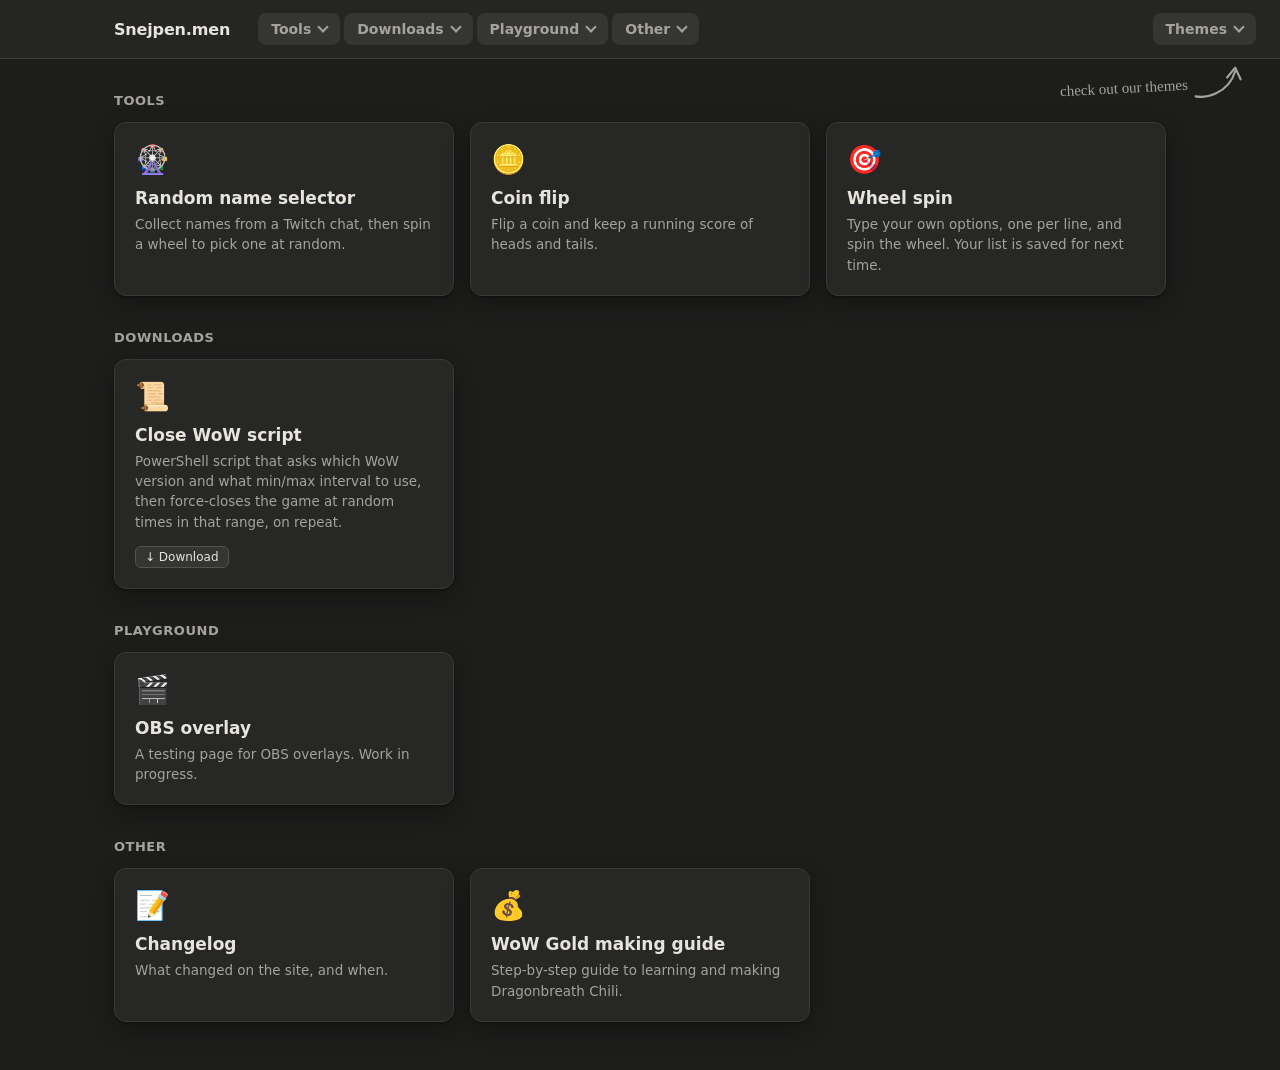
<file: index.html>
<!DOCTYPE html>
<html lang="en">
<head>
<meta charset="UTF-8">
<meta name="viewport" content="width=device-width, initial-scale=1">
<title>Snejpen.men</title>
<link rel="stylesheet" href="site.css">
</head>
<body>

<header id="site-nav"></header>

<main class="page">
  <div id="tool-sections"></div>
</main>

<script src="site.js"></script>
</body>
</html>
</file>
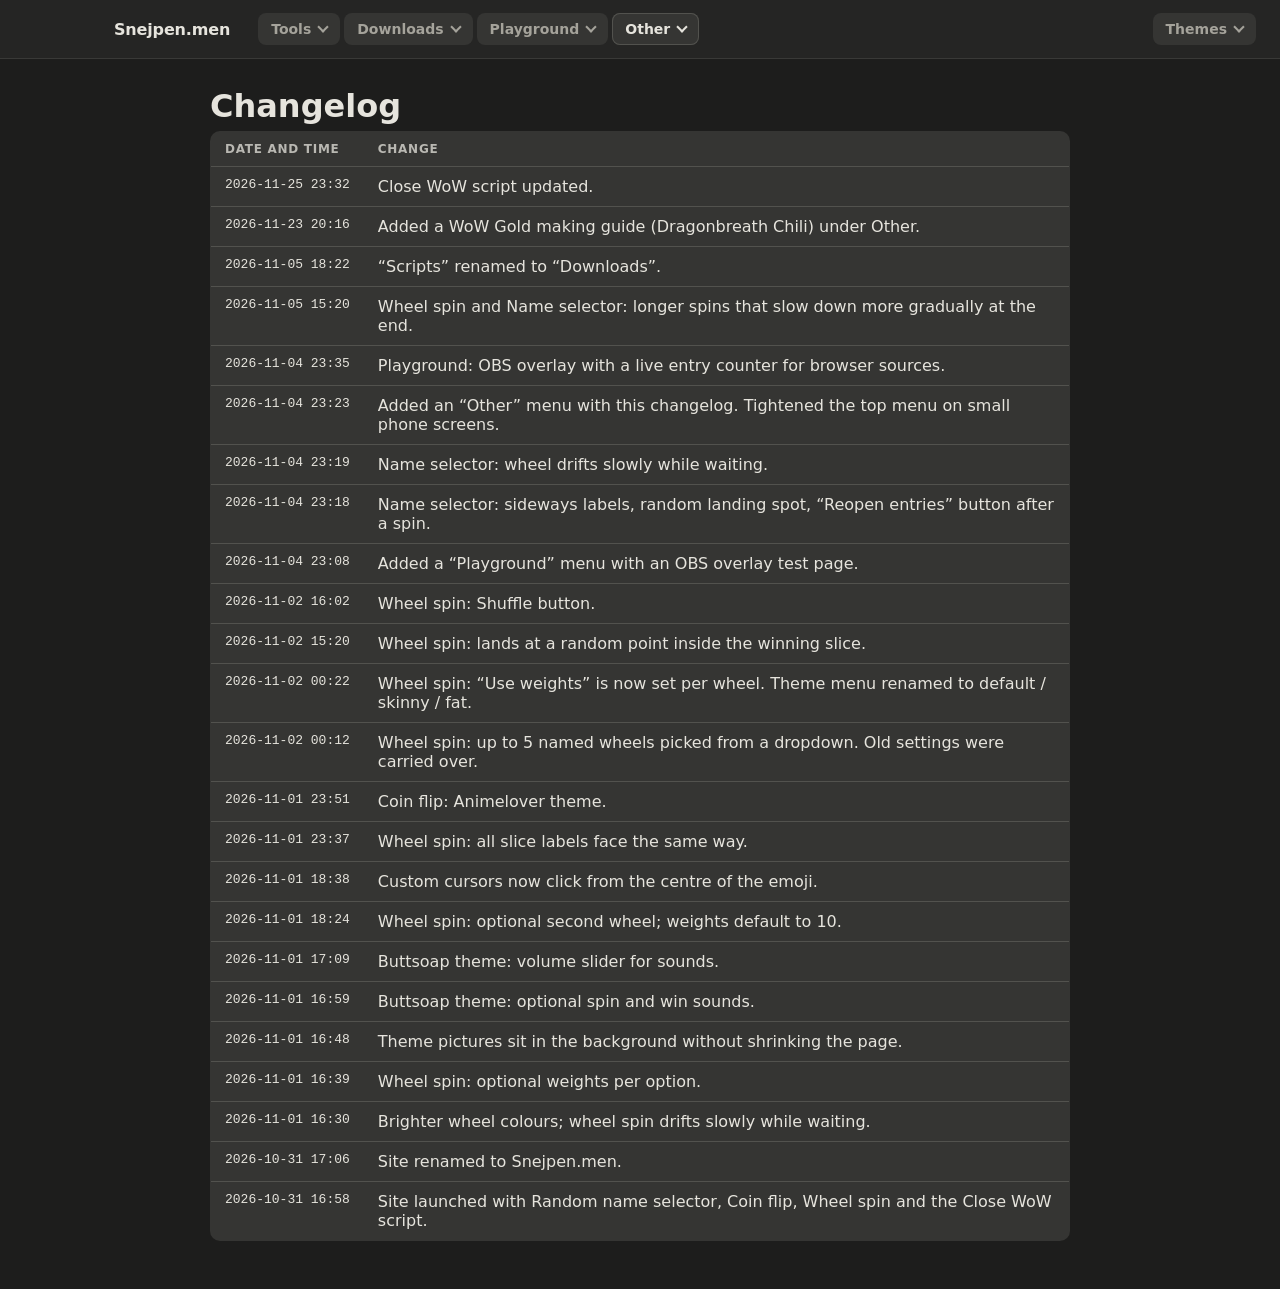
<file: changelog.html>
<!DOCTYPE html>
<html lang="en">
<head>
<meta charset="UTF-8">
<meta name="viewport" content="width=device-width, initial-scale=1">
<title>Changelog — Snejpen.men</title>
<link rel="stylesheet" href="site.css">
<style>
  .changelog-wrap { max-width: 860px; margin: 0 auto; }
  .changelog-wrap h1 { margin: 0 0 6px; }
  .changelog-wrap .note { margin: 0 0 18px; color: var(--text-dim, var(--muted, inherit)); font-size: 14px; opacity: 0.8; }
  .changelog { width: 100%; border-collapse: collapse; background: var(--bg-raised); border: 1px solid var(--line-strong); border-radius: 10px; overflow: hidden; }
  .changelog th, .changelog td { text-align: left; padding: 10px 14px; border-bottom: 1px solid var(--line-strong); vertical-align: top; }
  .changelog th { font-size: 12px; letter-spacing: 0.06em; text-transform: uppercase; opacity: 0.75; }
  .changelog tbody tr:last-child td { border-bottom: none; }
  .changelog td.when { white-space: nowrap; font-family: var(--mono, monospace); font-size: 13px; width: 1%; }
  @media (max-width: 520px) { .changelog th, .changelog td { padding: 9px 10px; } .changelog td.when { font-size: 12px; } }
</style>
</head>
<body>

<header id="site-nav"></header>

<main class="page">
  <div class="changelog-wrap">
    <h1>Changelog</h1>
    <table class="changelog">
      <thead>
        <tr><th>Date and time</th><th>Change</th></tr>
      </thead>
      <tbody>
        <tr><td class="when">2026-11-25 23:32</td><td>Close WoW script updated.</td></tr>
        <tr><td class="when">2026-11-23 20:16</td><td>Added a WoW Gold making guide (Dragonbreath Chili) under Other.</td></tr>
        <tr><td class="when">2026-11-05 18:22</td><td>“Scripts” renamed to “Downloads”.</td></tr>
        <tr><td class="when">2026-11-05 15:20</td><td>Wheel spin and Name selector: longer spins that slow down more gradually at the end.</td></tr>
        <tr><td class="when">2026-11-04 23:35</td><td>Playground: OBS overlay with a live entry counter for browser sources.</td></tr>
        <tr><td class="when">2026-11-04 23:23</td><td>Added an “Other” menu with this changelog. Tightened the top menu on small phone screens.</td></tr>
        <tr><td class="when">2026-11-04 23:19</td><td>Name selector: wheel drifts slowly while waiting.</td></tr>
        <tr><td class="when">2026-11-04 23:18</td><td>Name selector: sideways labels, random landing spot, “Reopen entries” button after a spin.</td></tr>
        <tr><td class="when">2026-11-04 23:08</td><td>Added a “Playground” menu with an OBS overlay test page.</td></tr>
        <tr><td class="when">2026-11-02 16:02</td><td>Wheel spin: Shuffle button.</td></tr>
        <tr><td class="when">2026-11-02 15:20</td><td>Wheel spin: lands at a random point inside the winning slice.</td></tr>
        <tr><td class="when">2026-11-02 00:22</td><td>Wheel spin: “Use weights” is now set per wheel. Theme menu renamed to default / skinny / fat.</td></tr>
        <tr><td class="when">2026-11-02 00:12</td><td>Wheel spin: up to 5 named wheels picked from a dropdown. Old settings were carried over.</td></tr>
        <tr><td class="when">2026-11-01 23:51</td><td>Coin flip: Animelover theme.</td></tr>
        <tr><td class="when">2026-11-01 23:37</td><td>Wheel spin: all slice labels face the same way.</td></tr>
        <tr><td class="when">2026-11-01 18:38</td><td>Custom cursors now click from the centre of the emoji.</td></tr>
        <tr><td class="when">2026-11-01 18:24</td><td>Wheel spin: optional second wheel; weights default to 10.</td></tr>
        <tr><td class="when">2026-11-01 17:09</td><td>Buttsoap theme: volume slider for sounds.</td></tr>
        <tr><td class="when">2026-11-01 16:59</td><td>Buttsoap theme: optional spin and win sounds.</td></tr>
        <tr><td class="when">2026-11-01 16:48</td><td>Theme pictures sit in the background without shrinking the page.</td></tr>
        <tr><td class="when">2026-11-01 16:39</td><td>Wheel spin: optional weights per option.</td></tr>
        <tr><td class="when">2026-11-01 16:30</td><td>Brighter wheel colours; wheel spin drifts slowly while waiting.</td></tr>
        <tr><td class="when">2026-10-31 17:06</td><td>Site renamed to Snejpen.men.</td></tr>
        <tr><td class="when">2026-10-31 16:58</td><td>Site launched with Random name selector, Coin flip, Wheel spin and the Close WoW script.</td></tr>
      </tbody>
    </table>
  </div>
</main>

<script src="site.js"></script>
</body>
</html>
</file>
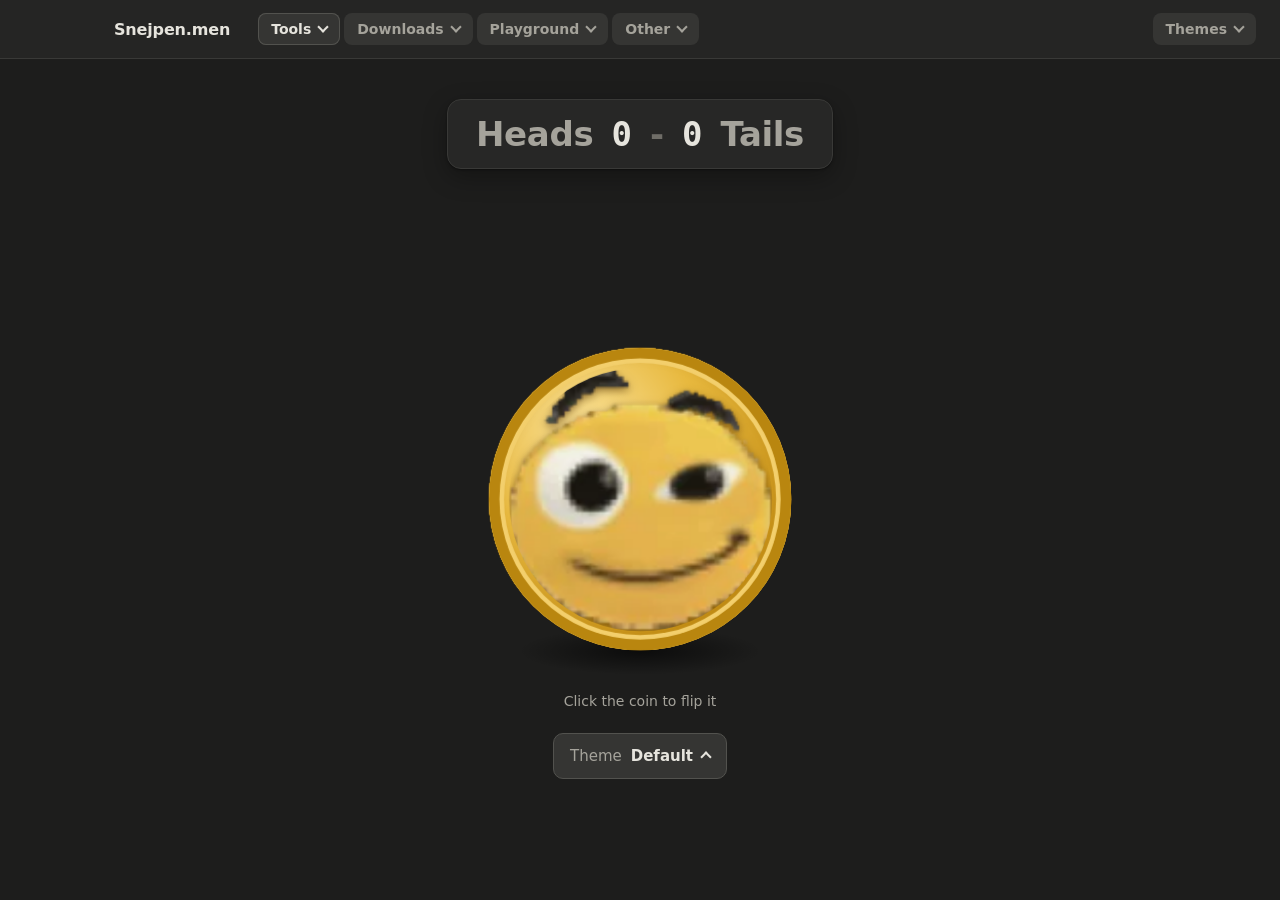
<file: coin-flip.html>
<!DOCTYPE html>
<html lang="en">
<head>
<meta charset="UTF-8">
<meta name="viewport" content="width=device-width, initial-scale=1">
<title>Coin flip — Snejpen.men</title>
<link rel="stylesheet" href="site.css">
<style>
  /* Styles that only this page needs. Shared styles live in site.css */

  .coin-page {
    --coin: clamp(190px, 38vmin, 300px);
    --half: 7px;                     /* half the coin's thickness */
    display: flex;
    flex-direction: column;
    align-items: center;
    padding-top: 12px;
  }

  /* ---------- score ---------- */
  .score {
    display: flex;
    align-items: baseline;
    justify-content: center;
    gap: 14px;
    padding: 14px 28px;
    background: var(--bg-panel);
    border: 1px solid var(--line);
    border-radius: 14px;
    box-shadow: var(--shadow);
    font-size: clamp(22px, 4.2vw, 34px);
    font-weight: 650;
    letter-spacing: -0.01em;
    white-space: nowrap;
  }
  .score .side { color: var(--text-dim); font-weight: 600; }
  .score .num {
    min-width: 1.4ch;
    text-align: center;
    font-family: var(--mono);
    font-weight: 700;
    color: var(--text);
    display: inline-block;
  }
  .score .dash { color: var(--text-faint); }
  .score .num.bump { animation: bump .35s ease; }
  @keyframes bump {
    0%   { transform: scale(1); }
    40%  { transform: scale(1.35); }
    100% { transform: scale(1); }
  }

  /* ---------- coin scene ---------- */
  .scene {
    position: relative;
    width: min(100%, 420px);
    height: calc(var(--coin) + 210px);
    margin-top: 10px;
  }

  .shadow {
    position: absolute;
    left: 50%;
    bottom: 14px;
    width: calc(var(--coin) * 0.82);
    height: calc(var(--coin) * 0.16);
    margin-left: calc(var(--coin) * -0.41);
    border-radius: 50%;
    background: radial-gradient(ellipse at center, rgba(0,0,0,0.6) 0%, rgba(0,0,0,0) 70%);
  }

  .coin-button {
    position: absolute;
    left: 50%;
    bottom: 40px;
    width: var(--coin);
    height: var(--coin);
    margin-left: calc(var(--coin) / -2);
    padding: 0;
    background: none;
    border: none;
    border-radius: 50%;
    cursor: pointer;
    perspective: 900px;
    -webkit-tap-highlight-color: transparent;
  }
  .coin-button:disabled { cursor: default; }

  .toss, .coin {
    position: relative;
    width: 100%;
    height: 100%;
    transform-style: preserve-3d;
  }

  .face, .edge {
    position: absolute;
    inset: 0;
    border-radius: 50%;
  }
  .edge { background: #b3820f; }
  .edge:nth-child(even) { background: #9c7009; }   /* faint ridges around the rim */

  .face {
    display: flex;
    flex-direction: column;
    align-items: center;
    justify-content: center;
    backface-visibility: hidden;
    -webkit-backface-visibility: hidden;
    background: radial-gradient(circle at 32% 28%, #fbe39a 0%, #e8b93f 38%, #c58f16 72%, #9b6f10 100%);
    box-shadow:
      inset 0 0 0 calc(var(--coin) * 0.035) #b9860f,
      inset 0 0 0 calc(var(--coin) * 0.05) #f3cf6c,
      inset 0 0 calc(var(--coin) * 0.06) rgba(0,0,0,0.35);
    color: #7a5510;
    user-select: none;
  }
  .face.front { transform: translateZ(var(--half)); }
  .face.back  { transform: rotateX(180deg) translateZ(var(--half)); }

  /* the picture on each face: sits inside the rim, clipped to a circle, whole image visible.
     A soft shadow lifts it off the gold (yellow artwork would otherwise blend in). */
  .face .pic {
    position: absolute;
    top: 6.5%;
    left: 6.5%;
    width: 87%;
    height: 87%;
    border-radius: 50%;
    overflow: hidden;
  }
  .face .pic img {
    display: block;
    width: 100%;
    height: 100%;
    object-fit: contain;
    filter: drop-shadow(0 calc(var(--coin) * 0.010) calc(var(--coin) * 0.014) rgba(70, 40, 0, 0.6));
    pointer-events: none;
    -webkit-user-drag: none;
    user-select: none;
  }

  /* ---------- result + controls ---------- */
  .result {
    min-height: 1.6em;
    margin: 4px 0 18px;
    font-size: 20px;
    font-weight: 650;
    color: var(--text);
  }
  .result.hint { font-size: 14px; font-weight: 500; color: var(--text-dim); }


  .controls {
    display: flex;
    flex-wrap: wrap;
    align-items: center;
    justify-content: center;
    gap: 10px;
  }

  /* ---------- theme picker (opens upward, over the coin area) ---------- */
  .theme { position: relative; }

  .theme-btn {
    display: flex;
    align-items: center;
    gap: 9px;
    padding: 13px 16px;
    border-radius: 10px;
    background: var(--bg-raised);
    border: 1px solid var(--line-strong);
    color: var(--text);
    font-size: 15px;
    font-weight: 600;
    transition: background .15s ease;
  }
  .theme-btn:hover { background: var(--bg-raised-hover); }
  .theme-btn:disabled { background: var(--disabled-bg); border-color: var(--line); color: var(--disabled-text); cursor: not-allowed; }
  .theme-btn .theme-key { color: var(--text-dim); font-weight: 500; }
  .theme-btn:disabled .theme-key { color: var(--disabled-text); }
  .theme-btn::after {
    content: "";
    width: 6px;
    height: 6px;
    border-right: 2px solid currentColor;
    border-bottom: 2px solid currentColor;
    transform: translateY(1px) rotate(-135deg);   /* points up, since the menu opens upward */
    transition: transform .15s ease;
  }
  .theme.open .theme-btn::after { transform: translateY(-2px) rotate(45deg); }

  .theme-menu {
    position: absolute;
    left: 0;
    bottom: calc(100% + 8px);
    min-width: 100%;
    margin: 0;
    padding: 6px;
    list-style: none;
    background: var(--bg-raised);
    border: 1px solid var(--line-strong);
    border-radius: 10px;
    box-shadow: 0 14px 34px rgba(0, 0, 0, 0.55);
    z-index: 10;
  }
  .theme-menu[hidden] { display: none; }

  .theme-menu li {
    display: flex;
    align-items: center;
    justify-content: space-between;
    gap: 18px;
    padding: 10px 12px;
    border-radius: 7px;
    font-size: 14px;
    color: var(--text);
    cursor: pointer;
    white-space: nowrap;
  }
  .theme-menu li:hover,
  .theme-menu li:focus-visible { background: var(--bg-raised-hover); outline: none; }
  .theme-menu li[aria-selected="true"] { font-weight: 650; }
  .theme-menu li[aria-selected="true"]::after { content: "\2713"; color: var(--text-dim); }

  @media (prefers-reduced-motion: reduce) {
    .score .num.bump { animation: none; }
  }
</style>
</head>
<body>

<header id="site-nav"></header>

<main class="page">
  <section class="coin-page">

    <div class="score" id="score" aria-live="polite">
      <span class="side">Heads</span>
      <span class="num" id="headsCount">0</span>
      <span class="dash">-</span>
      <span class="num" id="tailsCount">0</span>
      <span class="side">Tails</span>
    </div>

    <div class="scene">
      <div class="shadow" id="shadow"></div>
      <button class="coin-button" id="coinBtn" type="button" aria-label="Flip the coin">
        <div class="toss" id="toss">
          <div class="coin" id="coin">
            <div class="face front"><div class="pic"><img id="headsImg" src="CoinThemes/default.webp" alt="" draggable="false"></div></div>
            <div class="face back"><div class="pic"><img id="tailsImg" src="CoinThemes/waga.webp" alt="" draggable="false"></div></div>
          </div>
        </div>
      </button>
    </div>

    <div class="result hint" id="result" aria-live="polite">Click the coin to flip it</div>
    <div class="controls">

      <div class="theme" id="theme">
        <button class="theme-btn" id="themeBtn" type="button" aria-haspopup="listbox" aria-expanded="false" aria-controls="themeMenu">
          <span class="theme-key">Theme</span><span id="themeValue">Default</span>
        </button>
        <ul class="theme-menu" id="themeMenu" role="listbox" aria-label="Heads theme" hidden></ul>
      </div>
    </div>

  </section>
</main>

<script src="site.js"></script>
<script>
(function () {
  "use strict";

  // The score lives only in memory, so a refresh starts it over at 0 - 0.
  let heads = 0;
  let tails = 0;
  let rotation = 0;     // total degrees the coin has turned so far (keeps growing, so it always spins forward)
  let flipping = false;

  // Heads themes. To add one: put its image in the CoinThemes folder and add a line here.
  // Tails is always the animated waga image.
  const THEMES = [
    { label: "Default", src: "CoinThemes/default.webp" },
    { label: "Popcoin", src: "CoinThemes/popcoin.png" },
    { label: "Brundis", src: "CoinThemes/BrundisFace.png" },
    { label: "Grayson", src: "CoinThemes/GraycenSloshed.png" },
    { label: "Animelover", src: "CoinThemes/Animelover.png" }
  ];
  let themeIndex = 0;

  const FLIP_MS = 2400;
  const THICKNESS = 14;       // px; keep in step with --half in the CSS
  const EDGE_LAYERS = 14;

  const coin = document.getElementById("coin");
  const toss = document.getElementById("toss");
  const shadow = document.getElementById("shadow");
  const coinBtn = document.getElementById("coinBtn");
  const result = document.getElementById("result");
  const headsEl = document.getElementById("headsCount");
  const tailsEl = document.getElementById("tailsCount");
  const headsImg = document.getElementById("headsImg");
  const themeBox = document.getElementById("theme");
  const themeBtn = document.getElementById("themeBtn");
  const themeMenu = document.getElementById("themeMenu");
  const themeValue = document.getElementById("themeValue");

  const reduceMotion = window.matchMedia && window.matchMedia("(prefers-reduced-motion: reduce)").matches;

  // thin discs stacked between the two faces give the coin a solid rim
  const firstFace = coin.firstElementChild;
  for (let i = 0; i <= EDGE_LAYERS; i++) {
    const layer = document.createElement("div");
    layer.className = "edge";
    layer.style.transform = "translateZ(" + (-THICKNESS / 2 + (i * THICKNESS) / EDGE_LAYERS) + "px)";
    coin.insertBefore(layer, firstFace);
  }

  // a fair coin: one random bit from the browser's secure generator (256 is even, so no bias)
  function randomIsHeads() {
    const buf = new Uint8Array(1);
    crypto.getRandomValues(buf);
    return (buf[0] & 1) === 0;
  }

  function bump(el) {
    el.classList.remove("bump");
    void el.offsetWidth;
    el.classList.add("bump");
  }

  /* ---------- theme picker ---------- */

  const themeOptions = THEMES.map(function (theme, i) {
    const li = document.createElement("li");
    li.setAttribute("role", "option");
    li.tabIndex = -1;
    li.textContent = theme.label;
    li.addEventListener("click", function () { chooseTheme(i); });
    themeMenu.appendChild(li);
    return li;
  });

  function menuIsOpen() { return !themeMenu.hidden; }

  function openMenu() {
    if (themeBtn.disabled) return;
    themeMenu.hidden = false;
    themeBox.classList.add("open");
    themeBtn.setAttribute("aria-expanded", "true");
    // warm the cache so picking another theme shows up straight away
    THEMES.forEach(function (t) { new Image().src = t.src; });
  }

  function closeMenu(returnFocus) {
    themeMenu.hidden = true;
    themeBox.classList.remove("open");
    themeBtn.setAttribute("aria-expanded", "false");
    if (returnFocus) themeBtn.focus();
  }

  function paintThemeOptions() {
    themeOptions.forEach(function (li, i) { li.setAttribute("aria-selected", String(i === themeIndex)); });
  }

  function chooseTheme(i) {
    themeIndex = i;
    themeValue.textContent = THEMES[i].label;
    paintThemeOptions();
    closeMenu(true);

    // swap the face picture once it has loaded, so the coin never flashes empty
    const loader = new Image();
    const show = function () { if (themeIndex === i) headsImg.src = THEMES[i].src; };
    loader.onload = show;
    loader.onerror = show;
    loader.src = THEMES[i].src;
  }

  themeBtn.addEventListener("click", function () {
    if (menuIsOpen()) closeMenu(false); else openMenu();
  });

  themeBtn.addEventListener("keydown", function (e) {
    if (e.key === "ArrowDown" || e.key === "ArrowUp") {
      e.preventDefault();
      openMenu();
      if (menuIsOpen()) themeOptions[themeIndex].focus();
    }
  });

  themeMenu.addEventListener("keydown", function (e) {
    const at = themeOptions.indexOf(document.activeElement);
    if (e.key === "ArrowDown") { e.preventDefault(); themeOptions[(at + 1) % themeOptions.length].focus(); }
    else if (e.key === "ArrowUp") { e.preventDefault(); themeOptions[(at - 1 + themeOptions.length) % themeOptions.length].focus(); }
    else if (e.key === "Home") { e.preventDefault(); themeOptions[0].focus(); }
    else if (e.key === "End") { e.preventDefault(); themeOptions[themeOptions.length - 1].focus(); }
    else if (e.key === "Enter" || e.key === " ") { e.preventDefault(); if (at !== -1) chooseTheme(at); }
    else if (e.key === "Escape") { e.preventDefault(); closeMenu(true); }
    else if (e.key === "Tab") { closeMenu(false); }
  });

  document.addEventListener("click", function (e) {
    if (menuIsOpen() && !e.target.closest("#theme")) closeMenu(false);
  });

  paintThemeOptions();

  /* ---------- flipping ---------- */

  function land(isHeads) {
    if (isHeads) { heads++; headsEl.textContent = heads; bump(headsEl); }
    else         { tails++; tailsEl.textContent = tails; bump(tailsEl); }
    result.classList.remove("hint");
    result.textContent = isHeads ? "Heads!" : "Tails!";
    flipping = false;
    coinBtn.disabled = false;
    themeBtn.disabled = false;
  }

  function flip() {
    if (flipping) return;
    flipping = true;
    closeMenu(false);
    coinBtn.disabled = true;
    themeBtn.disabled = true;     // the face stays put while the coin is in the air
    result.classList.remove("hint");
    result.textContent = "\u00a0";

    const isHeads = randomIsHeads();

    // heads = a whole number of turns, tails = a whole number of turns plus a half
    const spins = 5 + Math.floor(Math.random() * 3);
    rotation = Math.ceil(rotation / 360) * 360 + spins * 360 + (isHeads ? 0 : 180);

    if (reduceMotion) {
      coin.style.transition = "none";
      coin.style.transform = "rotateX(" + rotation + "deg)";
      setTimeout(function () { land(isHeads); }, 0);
      return;
    }

    coin.style.transition = "transform " + FLIP_MS + "ms cubic-bezier(0.2, 0.6, 0.3, 1)";
    coin.style.transform = "rotateX(" + rotation + "deg)";

    // the toss: up, then back down, with the shadow shrinking while the coin is high
    const height = Math.min(190, Math.max(110, window.innerHeight * 0.22));
    toss.animate([
      { transform: "translateY(0) scale(1)", easing: "cubic-bezier(0.2, 0.7, 0.35, 1)" },
      { transform: "translateY(" + (-height) + "px) scale(1.12)", offset: 0.45, easing: "cubic-bezier(0.65, 0, 0.8, 0.4)" },
      { transform: "translateY(0) scale(1)" }
    ], { duration: FLIP_MS });

    shadow.animate([
      { transform: "scale(1)", opacity: 1, easing: "cubic-bezier(0.2, 0.7, 0.35, 1)" },
      { transform: "scale(0.6)", opacity: 0.45, offset: 0.45, easing: "cubic-bezier(0.65, 0, 0.8, 0.4)" },
      { transform: "scale(1)", opacity: 1 }
    ], { duration: FLIP_MS });

    setTimeout(function () { land(isHeads); }, FLIP_MS + 40);
  }

  coinBtn.addEventListener("click", flip);
})();
</script>

</body>
</html>
</file>
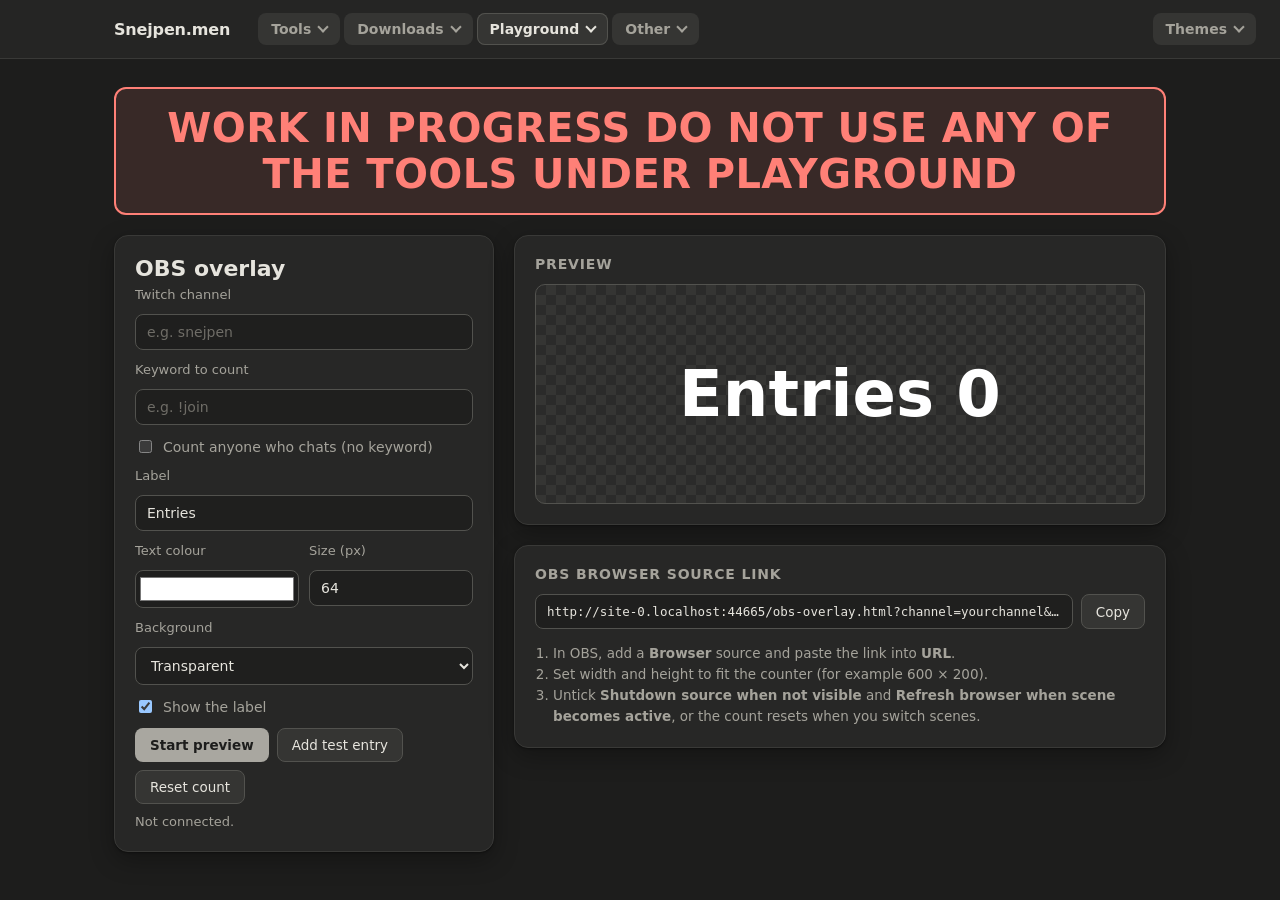
<file: obs-overlay.html>
<!DOCTYPE html>
<html lang="en">
<head>
<meta charset="UTF-8">
<meta name="viewport" content="width=device-width, initial-scale=1">
<title>OBS overlay — Snejpen.men</title>
<link rel="stylesheet" href="site.css">
<style>
  /* ---------- the counter itself (used by the preview and by the real overlay) ---------- */
  .counter {
    display: inline-flex; align-items: baseline; gap: 0.35em;
    font-family: var(--sans); font-weight: 800; line-height: 1.1;
    padding: 0.25em 0.55em; border-radius: 0.35em;
    white-space: nowrap;
  }
  .counter .label { font-weight: 700; }
  .counter .num { font-variant-numeric: tabular-nums; }
  .counter.box { background: rgba(0, 0, 0, 0.6); }
  .counter.bump .num { animation: bump 0.25s ease; }
  @keyframes bump { 50% { transform: scale(1.25); } }

  /* ---------- real overlay mode: nothing but the counter, see-through ---------- */
  body.overlay, html.overlay { background: transparent !important; }
  body.overlay { margin: 0; padding: 12px; overflow: hidden; }

  /* ---------- setup page ---------- */
  .obs-layout { display: grid; grid-template-columns: minmax(260px, 380px) 1fr; gap: 20px; align-items: start; }
  @media (max-width: 760px) { .obs-layout { grid-template-columns: minmax(0, 1fr); } }
  .obs-layout > *, .stack > * { min-width: 0; }
  .url-row input { text-overflow: ellipsis; }
  .obs-panel { background: var(--bg-panel); border: 1px solid var(--line); border-radius: 14px; padding: 20px; box-shadow: var(--shadow); }
  .obs-panel h1 { margin: 0 0 6px; font-size: 22px; }
  .obs-panel h2 { margin: 0 0 12px; font-size: 14px; letter-spacing: 0.06em; text-transform: uppercase; color: var(--text-dim); }
  .obs-panel p.hint { margin: 0 0 16px; color: var(--text-dim); font-size: 14px; line-height: 1.45; }
  .field { display: flex; flex-direction: column; gap: 5px; margin-bottom: 12px; }
  .field > span, .field > label { font-size: 13px; color: var(--text-dim); }
  .field input[type="text"], .field input[type="number"], .field select {
    background: var(--bg-input); color: var(--text); border: 1px solid var(--line-strong);
    border-radius: 8px; padding: 9px 11px; font-size: 14px; font-family: var(--sans); min-width: 0;
  }
  .field input[type="color"] { width: 100%; height: 38px; padding: 2px; background: var(--bg-input); border: 1px solid var(--line-strong); border-radius: 8px; }
  .field input:focus-visible, .field select:focus-visible { outline: 2px solid var(--focus); outline-offset: 1px; }
  .field input:disabled { opacity: 0.45; }
  .row2 { display: grid; grid-template-columns: 1fr 1fr; gap: 10px; }
  .check { display: flex; align-items: center; gap: 8px; font-size: 14px; margin-bottom: 12px; cursor: pointer; }
  .actions { display: flex; flex-wrap: wrap; gap: 8px; margin-top: 4px; }
  .btn { padding: 8px 14px; border-radius: 8px; font-size: 13.5px; background: var(--bg-raised); border: 1px solid var(--line-strong); color: var(--text); }
  .btn:hover { background: var(--bg-raised-hover); }
  .btn.primary { background: var(--primary); color: var(--on-primary); border-color: transparent; font-weight: 600; }
  .btn.primary:hover { background: var(--primary-hover); }
  .status { font-size: 13px; color: var(--text-dim); margin: 10px 0 0; min-height: 1.3em; }
  .preview-stage {
    min-height: 220px; border-radius: 10px; border: 1px solid var(--line-strong);
    display: flex; align-items: center; justify-content: center; padding: 20px; overflow: auto;
    background-color: #2b2b2a;
    background-image: linear-gradient(45deg, #353533 25%, transparent 25%, transparent 75%, #353533 75%),
                      linear-gradient(45deg, #353533 25%, transparent 25%, transparent 75%, #353533 75%);
    background-size: 20px 20px; background-position: 0 0, 10px 10px;
  }
  .url-row { display: flex; gap: 8px; margin-top: 8px; }
  .url-row input { flex: 1; min-width: 0; background: var(--bg-input); color: var(--text); border: 1px solid var(--line-strong); border-radius: 8px; padding: 9px 11px; font-size: 12.5px; font-family: var(--mono); }
  .steps { margin: 14px 0 0; padding-left: 18px; color: var(--text-dim); font-size: 13.5px; line-height: 1.55; }
  .stack { display: flex; flex-direction: column; gap: 20px; }
</style>
</head>
<body>

<header id="site-nav"></header>

<main class="page" id="setup">
  <div class="obs-layout">

    <section class="obs-panel">
      <h1>OBS overlay</h1>

      <div class="field">
        <label for="fChannel">Twitch channel</label>
        <input type="text" id="fChannel" placeholder="e.g. snejpen" autocomplete="off" spellcheck="false">
      </div>
      <div class="field">
        <label for="fKeyword">Keyword to count</label>
        <input type="text" id="fKeyword" placeholder="e.g. !join" autocomplete="off" spellcheck="false">
      </div>
      <label class="check"><input type="checkbox" id="fAny"> Count anyone who chats (no keyword)</label>

      <div class="field">
        <label for="fLabel">Label</label>
        <input type="text" id="fLabel" value="Entries" maxlength="30" autocomplete="off">
      </div>
      <div class="row2">
        <div class="field"><label for="fColor">Text colour</label><input type="color" id="fColor" value="#ffffff"></div>
        <div class="field"><label for="fSize">Size (px)</label><input type="number" id="fSize" value="64" min="12" max="300"></div>
      </div>
      <div class="field">
        <label for="fBg">Background</label>
        <select id="fBg"><option value="clear">Transparent</option><option value="box">Dark box</option></select>
      </div>
      <label class="check"><input type="checkbox" id="fShowLabel" checked> Show the label</label>

      <div class="actions">
        <button class="btn primary" id="startBtn" type="button">Start preview</button>
        <button class="btn" id="testBtn" type="button">Add test entry</button>
        <button class="btn" id="resetBtn" type="button">Reset count</button>
      </div>
      <p class="status" id="status">Not connected.</p>
    </section>

    <div class="stack">
      <section class="obs-panel">
        <h2>Preview</h2>
        <div class="preview-stage"><div class="counter" id="previewCounter"><span class="label">Entries</span><span class="num">0</span></div></div>
      </section>

      <section class="obs-panel">
        <h2>OBS browser source link</h2>
        <div class="url-row">
          <input type="text" id="urlBox" readonly aria-label="Overlay link">
          <button class="btn" id="copyBtn" type="button">Copy</button>
        </div>
        <ol class="steps">
          <li>In OBS, add a <b>Browser</b> source and paste the link into <b>URL</b>.</li>
          <li>Set width and height to fit the counter (for example 600 × 200).</li>
          <li>Untick <b>Shutdown source when not visible</b> and <b>Refresh browser when scene becomes active</b>, or the count resets when you switch scenes.</li>
        </ol>
      </section>
    </div>

  </div>
</main>

<div id="overlayRoot" hidden><div class="counter" id="overlayCounter"><span class="label">Entries</span><span class="num">0</span></div></div>

<script>
(function () {
  "use strict";

  const params = new URLSearchParams(location.search);
  const overlayMode = !!params.get("channel");

  function sanitizeChannel(raw) {
    return String(raw || "").trim().toLowerCase().replace(/^#/, "").replace(/^twitch\.tv\//, "");
  }
  function containsKeyword(message, kw) {
    const escaped = kw.replace(/[.*+?^${}()|[\]\\]/g, "\\$&");
    return new RegExp("(^|[^a-z0-9_])" + escaped + "([^a-z0-9_]|$)", "i").test(message);
  }

  /* ---------- the counter: anonymous Twitch chat, one count per chatter ---------- */
  function createCounter(onChange, onStatus) {
    let ws = null, channel = "", keyword = "", any = false;
    let users = new Set();
    let intentionalClose = false, reconnectTimer = null;

    function add(name) {
      const key = String(name).toLowerCase();
      if (users.has(key)) return;
      users.add(key);
      onChange(users.size);
    }

    function handleLine(line) {
      let tags = {}, rest = line;
      if (line.startsWith("@")) {
        const sp = line.indexOf(" ");
        line.slice(1, sp).split(";").forEach(function (p) { const i = p.indexOf("="); if (i > 0) tags[p.slice(0, i)] = p.slice(i + 1); });
        rest = line.slice(sp + 1);
      }
      if (rest.startsWith("PING")) { ws.send("PONG :tmi.twitch.tv"); return; }
      if (rest.includes(" 001 ")) { onStatus("Connected, watching #" + channel); return; }
      const m = rest.match(/^:([^!]+)!\S+ PRIVMSG #([^ ]+) :(.*)$/);
      if (m && m[2].toLowerCase() === channel && (any || (keyword && containsKeyword(m[3], keyword)))) {
        add(tags["display-name"] || m[1]);
      }
    }

    function open() {
      onStatus("Connecting…");
      ws = new WebSocket("wss://irc-ws.chat.twitch.tv:443");
      ws.onopen = function () {
        ws.send("CAP REQ :twitch.tv/tags twitch.tv/commands");
        ws.send("PASS SCHMOOPIIE");
        ws.send("NICK justinfan" + Math.floor(10000 + Math.random() * 90000));
        ws.send("JOIN #" + channel);
      };
      ws.onmessage = function (e) { String(e.data).split("\r\n").filter(Boolean).forEach(handleLine); };
      ws.onerror = function () { onStatus("Connection error"); };
      ws.onclose = function () {
        if (intentionalClose) return;
        onStatus("Disconnected, reconnecting…");
        reconnectTimer = setTimeout(open, 3000);
      };
    }

    return {
      start: function (ch, kw, anyMsg) {
        this.stop();
        channel = sanitizeChannel(ch); keyword = kw.trim(); any = anyMsg;
        users = new Set(); onChange(0);
        intentionalClose = false;
        if (channel) open();
      },
      stop: function () {
        intentionalClose = true;
        clearTimeout(reconnectTimer);
        if (ws) { try { ws.close(); } catch (e) {} ws = null; }
      },
      reset: function () { users = new Set(); onChange(0); },
      addTest: function () { add("test" + Math.random().toString(36).slice(2, 8)); },
      get size() { return users.size; }
    };
  }

  /* ---------- styling shared by preview and overlay ---------- */
  function styleCounter(el, o) {
    el.style.color = o.color;
    el.style.fontSize = o.size + "px";
    el.classList.toggle("box", o.bg === "box");
    const label = el.querySelector(".label");
    label.textContent = o.label;
    label.style.display = o.showLabel && o.label ? "" : "none";
  }
  function setNumber(el, n) {
    const num = el.querySelector(".num");
    if (num.textContent === String(n)) return;
    num.textContent = n;
    el.classList.remove("bump"); void el.offsetWidth; el.classList.add("bump");
  }

  /* =========================================================
     Real overlay (opened by OBS with the settings in the link)
     ========================================================= */
  if (overlayMode) {
    document.documentElement.classList.add("overlay");
    document.body.classList.add("overlay");
    document.getElementById("site-nav").remove();
    document.getElementById("setup").remove();
    const root = document.getElementById("overlayRoot");
    root.hidden = false;
    const el = document.getElementById("overlayCounter");
    const size = parseInt(params.get("size"), 10);
    styleCounter(el, {
      color: /^[0-9a-f]{3,8}$/i.test(params.get("color") || "") ? "#" + params.get("color") : "#ffffff",
      size: size >= 12 && size <= 300 ? size : 64,
      bg: params.get("bg") === "box" ? "box" : "clear",
      label: params.get("label") === null ? "Entries" : params.get("label").slice(0, 30),
      showLabel: params.get("showlabel") !== "0"
    });
    createCounter(function (n) { setNumber(el, n); }, function () {})
      .start(params.get("channel"), params.get("keyword") || "", params.get("any") === "1");
    return;
  }

  /* =========================================================
     Setup page
     ========================================================= */
  const s = document.createElement("script");
  s.src = "site.js";
  document.body.appendChild(s);

  const $ = function (id) { return document.getElementById(id); };
  const fChannel = $("fChannel"), fKeyword = $("fKeyword"), fAny = $("fAny"), fLabel = $("fLabel"),
        fColor = $("fColor"), fSize = $("fSize"), fBg = $("fBg"), fShowLabel = $("fShowLabel"),
        urlBox = $("urlBox"), statusEl = $("status"), preview = $("previewCounter");

  const counter = createCounter(function (n) { setNumber(preview, n); }, function (t) { statusEl.textContent = t; });

  function options() {
    const size = parseInt(fSize.value, 10);
    return {
      color: fColor.value,
      size: size >= 12 && size <= 300 ? size : 64,
      bg: fBg.value,
      label: fLabel.value,
      showLabel: fShowLabel.checked
    };
  }

  function buildUrl() {
    const o = options();
    const u = new URL("obs-overlay.html", location.href);
    u.search = "";
    const q = u.searchParams;
    q.set("channel", sanitizeChannel(fChannel.value) || "yourchannel");
    if (fAny.checked) q.set("any", "1"); else q.set("keyword", fKeyword.value.trim());
    q.set("label", o.label);
    if (!o.showLabel) q.set("showlabel", "0");
    q.set("color", o.color.slice(1));
    q.set("size", o.size);
    q.set("bg", o.bg);
    return u.toString();
  }

  function refresh() {
    fKeyword.disabled = fAny.checked;
    styleCounter(preview, options());
    urlBox.value = buildUrl();
  }
  [fChannel, fKeyword, fAny, fLabel, fColor, fSize, fBg, fShowLabel].forEach(function (el) {
    el.addEventListener("input", refresh);
    el.addEventListener("change", refresh);
  });

  $("startBtn").addEventListener("click", function () {
    if (!sanitizeChannel(fChannel.value)) { statusEl.textContent = "Enter a Twitch channel first."; return; }
    if (!fAny.checked && !fKeyword.value.trim()) { statusEl.textContent = "Enter a keyword, or tick “Count anyone who chats”."; return; }
    counter.start(fChannel.value, fKeyword.value, fAny.checked);
  });
  $("testBtn").addEventListener("click", function () { counter.addTest(); });
  $("resetBtn").addEventListener("click", function () { counter.reset(); });
  $("copyBtn").addEventListener("click", function () {
    urlBox.select();
    const done = function () { $("copyBtn").textContent = "Copied"; setTimeout(function () { $("copyBtn").textContent = "Copy"; }, 1500); };
    if (navigator.clipboard && navigator.clipboard.writeText) navigator.clipboard.writeText(urlBox.value).then(done, function () { document.execCommand("copy"); done(); });
    else { document.execCommand("copy"); done(); }
  });

  refresh();
})();
</script>
</body>
</html>
</file>
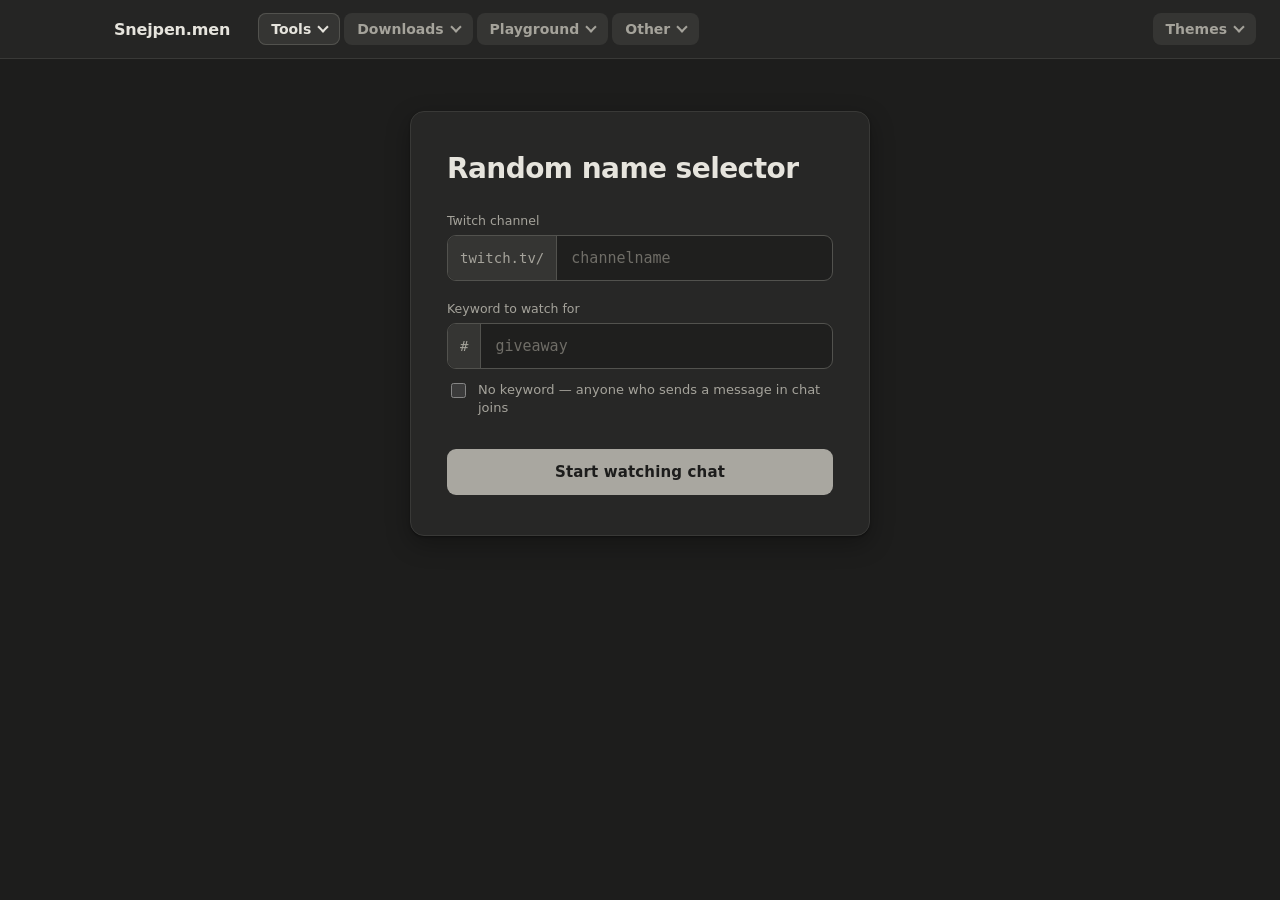
<file: random-name-selector.html>
<!DOCTYPE html>
<html lang="en">
<head>
<meta charset="UTF-8">
<meta name="viewport" content="width=device-width, initial-scale=1">
<title>Random name selector — Snejpen.men</title>
<link rel="stylesheet" href="site.css">
<style>
  /* Styles that only this page needs. Shared styles live in site.css */

  .eyebrow-dot {
    display: inline-block;
    width: 8px;
    height: 8px;
    border-radius: 50%;
    background: var(--text-faint);
    margin-right: 8px;
    position: relative;
    top: -1px;
  }
  .eyebrow-dot.live {
    background: var(--danger);
    box-shadow: 0 0 0 0 rgba(255,128,119,0.6);
    animation: pulse 1.6s infinite;
  }
  @keyframes pulse {
    0%   { box-shadow: 0 0 0 0 rgba(255,128,119,0.5); }
    70%  { box-shadow: 0 0 0 8px rgba(255,128,119,0); }
    100% { box-shadow: 0 0 0 0 rgba(255,128,119,0); }
  }

  /* ---------- setup screen ---------- */
  #menu {
    background: var(--bg-panel);
    border: 1px solid var(--line);
    border-radius: 14px;
    padding: 40px 36px;
    max-width: 460px;
    margin: 24px auto 0;
    box-shadow: var(--shadow);
  }

  .title {
    font-size: 28px;
    font-weight: 650;
    letter-spacing: -0.02em;
    margin: 0 0 28px;
    color: var(--text);
  }

  .menu-error {
    margin-top: 14px;
    font-size: 13px;
    color: var(--danger);
    display: none;
  }

  .any-msg-toggle {
    display: flex;
    align-items: flex-start;
    gap: 9px;
    margin: -8px 0 20px;
    font-size: 13px;
    color: var(--text-dim);
    line-height: 1.4;
    cursor: pointer;
  }
  .any-msg-toggle input {
    margin-top: 2px;
    accent-color: var(--primary);
    width: 15px;
    height: 15px;
    flex-shrink: 0;
    cursor: pointer;
  }

  .field.disabled { opacity: 0.45; }
  .field.disabled .field-row { pointer-events: none; }

  /* ---------- game screen ---------- */
  #game { display: none; }

  .game-header {
    background: var(--bg-panel);
    border: 1px solid var(--line);
    border-radius: 14px 14px 0 0;
    padding: 18px 22px;
    display: flex;
    align-items: center;
    justify-content: space-between;
    gap: 12px;
    flex-wrap: wrap;
  }

  .channel-info { display: flex; flex-direction: column; gap: 4px; }
  .channel-name { font-size: 15px; font-weight: 600; }
  .status-line { font-size: 12.5px; color: var(--text-dim); }
  .keyword-chip {
    font-family: var(--mono);
    background: var(--bg-raised);
    color: var(--text);
    border: 1px solid var(--line-strong);
    border-radius: 6px;
    padding: 2px 8px;
    font-size: 12.5px;
  }

  .header-actions { display: flex; gap: 8px; }
  .icon-btn {
    background: var(--bg-raised);
    border: 1px solid var(--line-strong);
    color: var(--text);
    border-radius: 8px;
    padding: 8px 12px;
    font-size: 13px;
    transition: background .15s ease;
  }
  .icon-btn:hover { background: var(--bg-raised-hover); }

  /* ---------- main area: entries + wheel ---------- */
  .main-area {
    display: flex;
    gap: 16px;
    background: var(--bg);
    border: 1px solid var(--line);
    border-top: none;
    border-radius: 0 0 14px 14px;
    padding: 18px 22px;
    flex-wrap: wrap;
  }

  .panel {
    background: var(--bg-panel);
    border: 1px solid var(--line);
    border-radius: 10px;
    padding: 16px;
  }

  /* the chat list sits in a recessed, darker well */
  .entries-col {
    background: var(--bg-well);
    flex: 0 1 300px;
    min-width: 260px;
    display: flex;
    flex-direction: column;
  }

  .board-row {
    display: flex;
    align-items: baseline;
    justify-content: space-between;
    margin-bottom: 10px;
  }
  .entry-count { font-size: 13.5px; color: var(--text-dim); }
  .entry-count b { color: var(--text); font-size: 15px; }

  .lock-toggle {
    background: var(--bg-raised);
    border: 1px solid var(--line-strong);
    color: var(--text);
    padding: 6px 11px;
    border-radius: 7px;
    font-size: 12.5px;
  }
  .lock-toggle:hover { background: var(--bg-raised-hover); }
  .lock-toggle.locked { border-color: var(--danger); color: var(--danger); }

  #entryList {
    list-style: none;
    margin: 0;
    padding: 0;
    flex: 1;
    min-height: 120px;
    max-height: 700px; /* roughly 20 rows before it scrolls */
    overflow-y: auto;
    border-radius: 8px;
  }
  #entryList::-webkit-scrollbar { width: 8px; }
  #entryList::-webkit-scrollbar-thumb { background: var(--line-strong); border-radius: 8px; }

  #entryList li {
    font-family: var(--mono);
    font-size: 13.5px;
    padding: 9px 4px;
    border-bottom: 1px solid #262625;
    display: flex;
    align-items: center;
    gap: 10px;
    animation: slideIn .25s ease;
  }
  #entryList li:last-child { border-bottom: none; }
  #entryList li .n { color: var(--text-dim); width: 22px; flex-shrink: 0; }
  #entryList li .u { font-weight: 600; }
  #entryList li .u.role-mod { color: #39ff6e; }
  #entryList li .u.role-vip { color: #ff6fae; }
  #entryList li .u.role-sub { color: #ffd84d; }
  #entryList li .u.role-regular { color: #ffffff; }
  #entryList li .msg { color: var(--text-dim); }

  @keyframes slideIn {
    from { opacity: 0; transform: translateY(-6px); }
    to   { opacity: 1; transform: translateY(0); }
  }

  .empty-state {
    flex: 1;
    min-height: 120px;
    display: flex;
    align-items: center;
    justify-content: center;
    padding: 30px 10px;
    text-align: center;
    color: var(--text-dim);
    font-size: 13.5px;
  }

  /* ---------- name picker wheel ---------- */
  .picker-panel {
    flex: 1 1 400px;
    min-width: 0;
    padding: 24px 16px 18px;
    display: flex;
    flex-direction: column;
    align-items: center;
  }

  .result-banner {
    width: 100%;
    background: var(--bg-raised);
    border: 1px solid var(--line-strong);
    border-radius: 10px;
    padding: 18px;
    text-align: center;
    margin-bottom: 26px;
    display: none;
  }
  .result-label { font-size: 12px; color: var(--text-dim); font-weight: 600; letter-spacing: 0.08em; margin-bottom: 6px; }
  .result-name { font-family: var(--mono); font-size: 26px; font-weight: 700; color: #f4f2ec; word-break: break-all; }

  .wheel-area {
    position: relative;
    display: flex;
    justify-content: center;
    width: 100%;
    margin-bottom: 22px;
  }
  .wheel-pointer {
    position: absolute;
    top: -10px;
    left: 50%;
    transform: translateX(-50%);
    width: 0;
    height: 0;
    border-left: 18px solid transparent;
    border-right: 18px solid transparent;
    border-top: 30px solid var(--primary-hover);
    filter: drop-shadow(0 3px 4px rgba(0,0,0,0.6));
    z-index: 2;
  }
  .wheel-wrap {
    width: min(100%, clamp(300px, 70vmin, 800px));
    aspect-ratio: 1 / 1;
    border-radius: 50%;
    box-shadow: 0 0 0 8px var(--bg-raised), 0 0 0 9px var(--line-strong), 0 14px 40px rgba(0,0,0,0.55);
    transition: transform 6.5s cubic-bezier(0.15, 0.85, 0.2, 1);
  }
  .wheel-wrap svg { display: block; border-radius: 50%; }

  .wheel-controls { display: flex; gap: 10px; flex-wrap: wrap; justify-content: center; }
  .wheel-controls button {
    padding: 12px 22px;
    border-radius: 9px;
    font-size: 14px;
    font-weight: 650;
  }
  .primary-action { background: var(--primary); color: var(--on-primary); }
  .primary-action:hover { background: var(--primary-hover); }
  .primary-action:disabled { background: var(--disabled-bg); color: var(--disabled-text); cursor: not-allowed; }
  .secondary-action[hidden] { display: none; }
  .secondary-action { background: var(--bg-raised); border: 1px solid var(--line-strong); color: var(--text); }
  .secondary-action:hover { background: var(--bg-raised-hover); }

  @media (prefers-reduced-motion: reduce) {
    .eyebrow-dot.live { animation: none; }
    #entryList li { animation: none; }
  }
</style>
</head>
<body>

<header id="site-nav"></header>

<main class="page">

  <!-- ================= SETUP ================= -->
  <div id="menu">
    <p class="title">Random name selector</p>

    <div class="field">
      <label for="channelInput">Twitch channel</label>
      <div class="field-row">
        <span class="field-prefix">twitch.tv/</span>
        <input type="text" id="channelInput" placeholder="channelname" autocomplete="off" spellcheck="false">
      </div>
    </div>

    <div class="field" id="keywordField">
      <label for="keywordInput">Keyword to watch for</label>
      <div class="field-row">
        <span class="field-prefix">#</span>
        <input type="text" id="keywordInput" placeholder="giveaway" autocomplete="off" spellcheck="false">
      </div>
    </div>

    <label class="any-msg-toggle">
      <input type="checkbox" id="anyMessageToggle">
      <span>No keyword — anyone who sends a message in chat joins</span>
    </label>

    <button class="start-btn" id="startBtn">Start watching chat</button>
    <p class="menu-error" id="menuError"></p>
  </div>

  <!-- ================= GAME ================= -->
  <div id="game">
    <div class="game-header">
      <div class="channel-info">
        <div class="channel-name"><span class="eyebrow-dot" id="statusDot"></span><span id="channelLabel"></span></div>
        <div class="status-line">Watching for <span class="keyword-chip" id="keywordLabel"></span> — <span id="statusText">connecting…</span></div>
      </div>
      <div class="header-actions">
        <button class="icon-btn" id="toggleEntriesBtn">Hide entries</button>
        <button class="icon-btn" id="backBtn">← Change channel</button>
      </div>
    </div>

    <div class="main-area">
      <div class="panel entries-col" id="entriesPanel">
        <div class="board-row">
          <div class="entry-count"><b id="entryCount">0</b> entered</div>
          <button class="lock-toggle" id="lockBtn">Lock entries</button>
        </div>
        <ul id="entryList"></ul>
        <div class="empty-state" id="emptyState">No one yet. Chatters who join show up here.</div>
      </div>

      <div class="panel picker-panel">
        <div class="result-banner" id="resultBanner">
          <div class="result-label">SELECTED</div>
          <div class="result-name" id="resultName">—</div>
        </div>

        <div class="wheel-area">
          <div class="wheel-pointer"></div>
          <div class="wheel-wrap" id="wheelWrap">
            <svg id="wheelSvg" viewBox="0 0 300 300" width="100%" height="100%"></svg>
          </div>
        </div>

        <div class="wheel-controls">
          <button class="primary-action" id="spinBtn" disabled>Spin the wheel</button>
          <button class="secondary-action" id="resetBtn" hidden>Reopen entries</button>
        </div>
      <div id="audioSlot"></div>
      </div>
    </div>
  </div>

</main>

<script src="site.js"></script>
<script>

(function () {
  "use strict";

  if (window.SiteAudio) SiteAudio.mount(document.getElementById("audioSlot"));

  /* =========================================================
     Twitch chat connection & entry collection
     ========================================================= */

  let ws = null;
  let channel = "";
  let keyword = "";
  let anyMessageMode = false;
  let entries = [];          // [{ user, message, role }]
  let seenUsers = new Set();
  let locked = false;
  let reconnectTimer = null;
  let intentionalClose = false;

  // wheel state (declared up here so every function below can safely use it)
  let hasSpun = false;
  let spinning = false;
  let wheelNames = [];
  let wheelRotation = 0;
  let spinTimer = null;

  const menuEl = document.getElementById("menu");
  const gameEl = document.getElementById("game");
  const channelInput = document.getElementById("channelInput");
  const keywordInput = document.getElementById("keywordInput");
  const keywordField = document.getElementById("keywordField");
  const anyMessageToggle = document.getElementById("anyMessageToggle");
  const startBtn = document.getElementById("startBtn");
  const menuError = document.getElementById("menuError");

  const statusDot = document.getElementById("statusDot");
  const channelLabel = document.getElementById("channelLabel");
  const keywordLabel = document.getElementById("keywordLabel");
  const statusText = document.getElementById("statusText");
  const backBtn = document.getElementById("backBtn");
  const toggleEntriesBtn = document.getElementById("toggleEntriesBtn");

  const entriesPanel = document.getElementById("entriesPanel");
  const entryCount = document.getElementById("entryCount");
  const entryList = document.getElementById("entryList");
  const emptyState = document.getElementById("emptyState");
  const lockBtn = document.getElementById("lockBtn");

  const resultBanner = document.getElementById("resultBanner");
  const resultName = document.getElementById("resultName");
  const wheelWrap = document.getElementById("wheelWrap");
  const wheelSvg = document.getElementById("wheelSvg");
  const spinBtn = document.getElementById("spinBtn");
  const resetBtn = document.getElementById("resetBtn");

  function collapseEntries() {
    entriesPanel.style.display = "none";
    toggleEntriesBtn.textContent = "Show entries";
  }
  function expandEntries() {
    entriesPanel.style.display = "flex";
    toggleEntriesBtn.textContent = "Hide entries";
  }
  toggleEntriesBtn.addEventListener("click", function () {
    if (entriesPanel.style.display === "none") expandEntries();
    else collapseEntries();
  });

  function sanitizeChannel(raw) {
    return raw.trim().toLowerCase().replace(/^#/, "").replace(/^twitch\.tv\//, "");
  }

  function setStatus(text, mode) {
    statusText.textContent = text;
    statusDot.classList.toggle("live", mode === "live");
    statusDot.style.background = mode === "error" ? "var(--danger)" : "";
  }

  function parseIRCTags(tagString) {
    const tags = {};
    tagString.split(";").forEach(pair => {
      const idx = pair.indexOf("=");
      if (idx === -1) return;
      tags[pair.slice(0, idx)] = pair.slice(idx + 1);
    });
    return tags;
  }

  function containsKeyword(message, kw) {
    const escaped = kw.replace(/[.*+?^${}()|[\]\\]/g, "\\$&");
    const re = new RegExp("(^|[^a-z0-9_])" + escaped + "([^a-z0-9_]|$)", "i");
    return re.test(message);
  }

  // Badges reflect a chatter's role most reliably; mod/subscriber tags are a fallback.
  function determineRole(tags) {
    const badges = (tags.badges || "").toLowerCase();
    if (badges.includes("moderator") || badges.includes("broadcaster") || tags.mod === "1") return "mod";
    if (badges.includes("vip")) return "vip";
    if (badges.includes("subscriber") || badges.includes("founder") || tags.subscriber === "1") return "sub";
    return "regular";
  }

  function escapeHTML(str) {
    const div = document.createElement("div");
    div.textContent = str;
    return div.innerHTML;
  }

  function addEntry(username, message, role) {
    if (locked) return;
    const key = username.toLowerCase();
    if (seenUsers.has(key)) return;
    seenUsers.add(key);
    entries.push({ user: username, message, role: role || "regular" });
    renderEntries();
  }

  function renderEntries() {
    entryCount.textContent = entries.length;
    emptyState.style.display = entries.length ? "none" : "flex";
    entryList.style.display = entries.length ? "block" : "none";
    entryList.innerHTML = "";
    entries.forEach((e, i) => {
      const li = document.createElement("li");
      li.innerHTML =
        '<span class="n">' + (i + 1) + '</span>' +
        '<span class="u role-' + e.role + '">' + escapeHTML(e.user) + '</span>' +
        '<span class="msg">has joined!</span>';
      entryList.appendChild(li);
    });
    entryList.scrollTop = entryList.scrollHeight;

    // keep the wheel in sync with the list until the first spin happens
    if (!hasSpun && !spinning) refreshWheel();
  }

  function connect() {
    intentionalClose = false;
    setStatus("connecting…", "connecting");
    ws = new WebSocket("wss://irc-ws.chat.twitch.tv:443");

    ws.onopen = function () {
      const anonNick = "justinfan" + Math.floor(10000 + Math.random() * 90000);
      ws.send("CAP REQ :twitch.tv/tags twitch.tv/commands");
      ws.send("PASS SCHMOOPIIE");
      ws.send("NICK " + anonNick);
      ws.send("JOIN #" + channel);
    };

    ws.onmessage = function (evt) {
      const lines = evt.data.split("\r\n").filter(Boolean);
      lines.forEach(handleLine);
    };

    ws.onerror = function () {
      setStatus("connection error", "error");
    };

    ws.onclose = function () {
      if (intentionalClose) return;
      setStatus("disconnected — reconnecting…", "error");
      reconnectTimer = setTimeout(connect, 3000);
    };
  }

  function handleLine(line) {
    let tags = {};
    let rest = line;

    if (line.startsWith("@")) {
      const spaceIdx = line.indexOf(" ");
      tags = parseIRCTags(line.slice(1, spaceIdx));
      rest = line.slice(spaceIdx + 1);
    }

    if (rest.startsWith("PING")) {
      ws.send("PONG :tmi.twitch.tv");
      return;
    }

    if (rest.includes(" 001 ")) {
      setStatus("connected — watching #" + channel, "live");
      return;
    }

    if (rest.includes(" NOTICE ") && rest.toLowerCase().includes("login authentication failed")) {
      setStatus("could not connect anonymously", "error");
      return;
    }

    const privmsgMatch = rest.match(/^:([^!]+)!\S+ PRIVMSG #([^ ]+) :(.*)$/);
    if (privmsgMatch) {
      const username = tags["display-name"] || privmsgMatch[1];
      const msgChannel = privmsgMatch[2];
      const message = privmsgMatch[3];

      if (msgChannel.toLowerCase() !== channel) return;

      if (anyMessageMode || containsKeyword(message, keyword)) {
        addEntry(username, message, determineRole(tags));
      }
    }
  }

  function disconnect() {
    intentionalClose = true;
    if (reconnectTimer) clearTimeout(reconnectTimer);
    if (ws) {
      try { ws.close(); } catch (e) {}
    }
  }

  /* =========================================================
     Name Picker wheel
     ========================================================= */

  const SVG_NS = "http://www.w3.org/2000/svg";
  // extra-bright, highly saturated colours so the wheel really pops. They're ordered so neighbouring slices always
  // differ strongly in hue, and each slice picks white or dark label text, whichever reads better.
  const WHEEL_PALETTE = ["#ff3b1f", "#00d4c8", "#ffd400", "#a64dff", "#ff8a00", "#1fe05a", "#ff2e93", "#2d8cff"];
  const WHEEL_INK_LIGHT = "#ffffff";
  const WHEEL_INK_DARK = "#1d1d1c";
  const WHEEL_EDGE = "#272726";   // thin lines between slices
  const WHEEL_HUB = "#1d1d1c";
  const WHEEL_HUB_RING = "#a9a7a0";
  const SPIN_DURATION_MS = 6600;

  function hueOf(hex) {
    const r = parseInt(hex.slice(1, 3), 16) / 255;
    const g = parseInt(hex.slice(3, 5), 16) / 255;
    const b = parseInt(hex.slice(5, 7), 16) / 255;
    const max = Math.max(r, g, b), min = Math.min(r, g, b), d = max - min;
    if (d === 0) return 0;
    let h = max === r ? ((g - b) / d) % 6 : max === g ? (b - r) / d + 2 : (r - g) / d + 4;
    return (h * 60 + 360) % 360;
  }

  function luminance(hex) {
    const ch = [1, 3, 5].map(function (i) {
      const c = parseInt(hex.slice(i, i + 2), 16) / 255;
      return c <= 0.03928 ? c / 12.92 : Math.pow((c + 0.055) / 1.055, 2.4);
    });
    return 0.2126 * ch[0] + 0.7152 * ch[1] + 0.0722 * ch[2];
  }

  function contrast(a, b) {
    const la = luminance(a), lb = luminance(b);
    return (Math.max(la, lb) + 0.05) / (Math.min(la, lb) + 0.05);
  }

  function inkFor(bg) {
    return contrast(WHEEL_INK_LIGHT, bg) >= contrast(WHEEL_INK_DARK, bg) ? WHEEL_INK_LIGHT : WHEEL_INK_DARK;
  }

  function hueGap(a, b) {
    const d = Math.abs(hueOf(a) - hueOf(b));
    return Math.min(d, 360 - d);
  }

  function polarPoint(cx, cy, r, angleDeg) {
    const rad = (angleDeg * Math.PI) / 180;
    return [cx + r * Math.sin(rad), cy - r * Math.cos(rad)];
  }

  function truncateName(name, max) {
    return name.length > max ? name.slice(0, Math.max(1, max - 1)) + "…" : name;
  }

  /* ---- label layout ----
     While slices are wide, names run across the slice (nice and readable).
     Once they get too narrow for that, names are turned to run along the slice,
     starting at the rim and heading toward the middle, so neighbours can't collide.
     Text size and length are chosen from how much room a slice really has. */
  const CHAR_W = 0.62;        // width of one monospace character, as a fraction of font size
  const R_RIM = 146;          // outer edge of the wheel (in viewBox units)
  const R_TEXT_END = 140;     // where along-the-slice text starts, just inside the rim
  const R_TEXT_MIN = 26;      // keep text clear of the centre hub
  const MIN_RADIAL_FONT = 4.5;

  function chooseLabelLayout(names, segAngle) {
    const segRad = (segAngle * Math.PI) / 180;
    const longest = names.reduce(function (m, n) { return Math.max(m, n.length); }, 0);

    // this wheel always runs the text along the slice, which leaves room for much longer options

    // 2) along the slice: biggest font where the longest name still fits, and where the
    //    slice is still thick enough at the inner end of the text
    const thickness = 1.25 / segRad; // a text line's box is ~1.17x its font size, plus a little air
    const L = Math.min(longest, 34);
    let font = Math.min(14, R_TEXT_END / (CHAR_W * L + thickness), (R_TEXT_END - R_TEXT_MIN) / (CHAR_W * L));
    let chars = L;
    let shrunk = false;
    if (font < MIN_RADIAL_FONT) {
      shrunk = true;
      font = MIN_RADIAL_FONT;
      chars = Math.floor(Math.min(
        (R_TEXT_END - thickness * font) / (CHAR_W * font),
        (R_TEXT_END - R_TEXT_MIN) / (CHAR_W * font)
      ));
    }
    if (shrunk && chars < 3) return { mode: "none" }; // too many slices for readable text; the winner banner still names the pick
    return { mode: "along", fontSize: font, chars: chars };
  }

  function svgEl(tag, attrs) {
    const el = document.createElementNS(SVG_NS, tag);
    Object.keys(attrs).forEach(k => el.setAttribute(k, attrs[k]));
    return el;
  }

  function clearWheel() {
    while (wheelSvg.firstChild) wheelSvg.removeChild(wheelSvg.firstChild);
  }

  function renderWheelPlaceholder() {
    clearWheel();
    wheelSvg.appendChild(svgEl("circle", { cx: 150, cy: 150, r: 146, fill: "#1f1f1e", stroke: "#393937", "stroke-width": 2 }));
    const line1 = svgEl("text", { x: 150, y: 142, fill: "#a5a39b", "font-size": 13, "font-family": "sans-serif", "text-anchor": "middle" });
    line1.textContent = "Waiting for";
    const line2 = svgEl("text", { x: 150, y: 160, fill: "#a5a39b", "font-size": 13, "font-family": "sans-serif", "text-anchor": "middle" });
    line2.textContent = "2+ entrants…";
    wheelSvg.appendChild(line1);
    wheelSvg.appendChild(line2);
  }

  function renderWheel(names) {
    clearWheel();
    const n = names.length;
    const segAngle = 360 / n;
    const cx = 150, cy = 150, r = 146;

    const colors = names.map(function (_, i) { return WHEEL_PALETTE[i % WHEEL_PALETTE.length]; });
    if (n > 2) {
      // the last slice sits next to the first one, which the repeating palette doesn't account for;
      // if it ends up too similar to either neighbour, give it the colour that stands out most from both
      const gapTo = function (c) { return Math.min(hueGap(c, colors[0]), hueGap(c, colors[n - 2])); };
      if (gapTo(colors[n - 1]) < 40) {
        colors[n - 1] = WHEEL_PALETTE.reduce(function (best, c) { return gapTo(c) > gapTo(best) ? c : best; });
      }
    }

    for (let i = 0; i < n; i++) {
      const [x1, y1] = polarPoint(cx, cy, r, i * segAngle);
      const [x2, y2] = polarPoint(cx, cy, r, (i + 1) * segAngle);
      const largeArc = segAngle > 180 ? 1 : 0;
      wheelSvg.appendChild(svgEl("path", {
        d: "M " + cx + " " + cy + " L " + x1 + " " + y1 + " A " + r + " " + r + " 0 " + largeArc + " 1 " + x2 + " " + y2 + " Z",
        fill: colors[i],
        stroke: WHEEL_EDGE,
        "stroke-width": 2
      }));
    }

    const layout = chooseLabelLayout(names, segAngle);
    if (layout.mode !== "none") {
      for (let i = 0; i < n; i++) {
        const midA = i * segAngle + segAngle / 2;
        const label = truncateName(names[i], layout.chars);
        let attrs;

        // every label is set the same way, whichever slice it's on: it reads from the middle outward
        // and ends at the rim.
        attrs = {
          x: cx + R_TEXT_END, y: cy,
          "text-anchor": "end",
          transform: "rotate(" + (midA - 90) + " " + cx + " " + cy + ")"
        };

        const text = svgEl("text", Object.assign({
          fill: inkFor(colors[i]),
          "font-size": layout.fontSize,
          "font-family": "monospace",
          "font-weight": 700,
          "dominant-baseline": "middle"
        }, attrs));
        text.textContent = label;
        wheelSvg.appendChild(text);
      }
    }

    wheelSvg.appendChild(svgEl("circle", { cx: cx, cy: cy, r: 15, fill: WHEEL_HUB, stroke: WHEEL_HUB_RING, "stroke-width": 3 }));
  }

  /* ---- idle drift: the wheel turns slowly while it waits to be spun ---- */
  const IDLE_DEG_PER_SECOND = 7;   // about one turn a minute
  const IDLE_HOLD_MS = 2500;       // after a result the wheel rests this long before drifting again
  const reduceMotion = window.matchMedia && window.matchMedia("(prefers-reduced-motion: reduce)").matches;
  let idleFrame = null, idleLast = 0, idleHold = false, idleHoldTimer = null;

  function idleTick(now) {
    if (!idleLast) idleLast = now;
    wheelRotation += IDLE_DEG_PER_SECOND * (now - idleLast) / 1000;
    idleLast = now;
    wheelWrap.style.transition = "none";
    wheelWrap.style.transform = "rotate(" + wheelRotation + "deg)";
    idleFrame = requestAnimationFrame(idleTick);
  }
  function startIdle() {
    if (reduceMotion || idleFrame !== null || spinning || idleHold || wheelNames.length < 2) return;
    idleLast = 0;
    idleFrame = requestAnimationFrame(idleTick);
  }
  function stopIdle() {
    if (idleFrame !== null) cancelAnimationFrame(idleFrame);
    idleFrame = null;
    wheelWrap.style.transition = "";
    void wheelWrap.offsetWidth;   // the spin carries on smoothly from wherever the drift had reached
  }
  function holdIdle() {
    idleHold = true;
    clearTimeout(idleHoldTimer);
    idleHoldTimer = setTimeout(function () { idleHold = false; startIdle(); }, IDLE_HOLD_MS);
  }

  function snapWheelToStart() {
    stopIdle();
    wheelRotation = 0;
    wheelWrap.style.transition = "none";
    wheelWrap.style.transform = "rotate(0deg)";
    void wheelWrap.offsetWidth; // force reflow so the next spin animates normally
    wheelWrap.style.transition = "";
  }

  function refreshWheel() {
    wheelNames = entries.map(e => e.user);
    if (wheelNames.length >= 2) renderWheel(wheelNames);
    else renderWheelPlaceholder();
    spinBtn.disabled = wheelNames.length < 2 || spinning;
    if (wheelNames.length < 2) { stopIdle(); wheelRotation = 0; wheelWrap.style.transform = "rotate(0deg)"; }
    else startIdle();
  }

  function spinWheel() {
    if (spinning || wheelNames.length < 2) return;

    // the wheel is fixed from the first spin on, so lock the list and tuck it away
    if (!locked) {
      locked = true;
      lockBtn.textContent = "Entries locked";
      lockBtn.classList.add("locked");
    }
    stopIdle();
    clearTimeout(idleHoldTimer);
    idleHold = false;
    hasSpun = true;
    spinning = true;
    spinBtn.disabled = true;
    resetBtn.hidden = true;
    resultBanner.style.display = "none";
    collapseEntries();

    const n = wheelNames.length;
    const segAngle = 360 / n;
    const winnerIndex = Math.floor(Math.random() * n);
    // land anywhere inside the winning slice (kept a little clear of the edges so there's no doubt which one it is)
    const margin = Math.min(segAngle * 0.1, 3);
    const centerAngle = winnerIndex * segAngle + margin + Math.random() * Math.max(0, segAngle - 2 * margin);
    const targetOffset = ((-centerAngle % 360) + 360) % 360;

    const baseline = Math.ceil((wheelRotation + 1) / 360) * 360;
    let newRotation = baseline + 7 * 360 + targetOffset;
    while (newRotation <= wheelRotation) newRotation += 360;
    wheelRotation = newRotation;

    wheelWrap.style.transform = "rotate(" + wheelRotation + "deg)";
    if (window.SiteAudio) SiteAudio.spin();

    spinTimer = setTimeout(function () {
      resultName.textContent = wheelNames[winnerIndex];
      if (window.SiteAudio) SiteAudio.win();
      resultBanner.style.display = "block";
      spinning = false;
      spinTimer = null;
      spinBtn.disabled = false;
      spinBtn.textContent = "Spin again";
      resetBtn.hidden = false;
      holdIdle();   // let the result sit under the pointer for a moment, then drift again
    }, SPIN_DURATION_MS);
  }

  function resetWheel() {
    if (spinTimer) clearTimeout(spinTimer);
    spinTimer = null;
    spinning = false;
    hasSpun = false;
    locked = false;
    lockBtn.textContent = "Lock entries";
    lockBtn.classList.remove("locked");
    resultBanner.style.display = "none";
    spinBtn.textContent = "Spin the wheel";
    resetBtn.hidden = true;
    clearTimeout(idleHoldTimer);
    idleHold = false;
    expandEntries();
    snapWheelToStart();
    refreshWheel();
  }

  spinBtn.addEventListener("click", spinWheel);
  resetBtn.addEventListener("click", resetWheel);

  lockBtn.addEventListener("click", function () {
    if (hasSpun) return; // stays locked until the wheel is reset
    locked = !locked;
    lockBtn.textContent = locked ? "Entries locked" : "Lock entries";
    lockBtn.classList.toggle("locked", locked);
  });

  /* =========================================================
     Screen transitions & menu
     ========================================================= */

  function showGame() {
    menuEl.style.display = "none";
    gameEl.style.display = "block";
    channelLabel.textContent = "#" + channel;
    keywordLabel.textContent = anyMessageMode ? "anyone who chats" : keyword;
  }

  function showMenu() {
    disconnect();
    entries = [];
    seenUsers = new Set();
    resetWheel();
    renderEntries();
    gameEl.style.display = "none";
    menuEl.style.display = "block";
  }

  startBtn.addEventListener("click", function () {
    const rawChannel = sanitizeChannel(channelInput.value);
    const rawKeyword = keywordInput.value.trim();
    anyMessageMode = anyMessageToggle.checked;

    menuError.style.display = "none";

    if (!rawChannel) {
      menuError.textContent = "Enter a Twitch channel name.";
      menuError.style.display = "block";
      return;
    }
    if (!anyMessageMode && !rawKeyword) {
      menuError.textContent = "Enter a keyword to watch for, or check the box below to skip it.";
      menuError.style.display = "block";
      return;
    }

    channel = rawChannel;
    keyword = rawKeyword;

    showGame();
    connect();
  });

  anyMessageToggle.addEventListener("change", function () {
    const on = anyMessageToggle.checked;
    keywordField.classList.toggle("disabled", on);
    keywordInput.disabled = on;
  });

  [channelInput, keywordInput].forEach(el => {
    el.addEventListener("keydown", e => {
      if (e.key === "Enter") startBtn.click();
    });
  });

  backBtn.addEventListener("click", showMenu);

  renderEntries();

})();
</script>

</body>
</html>
</file>
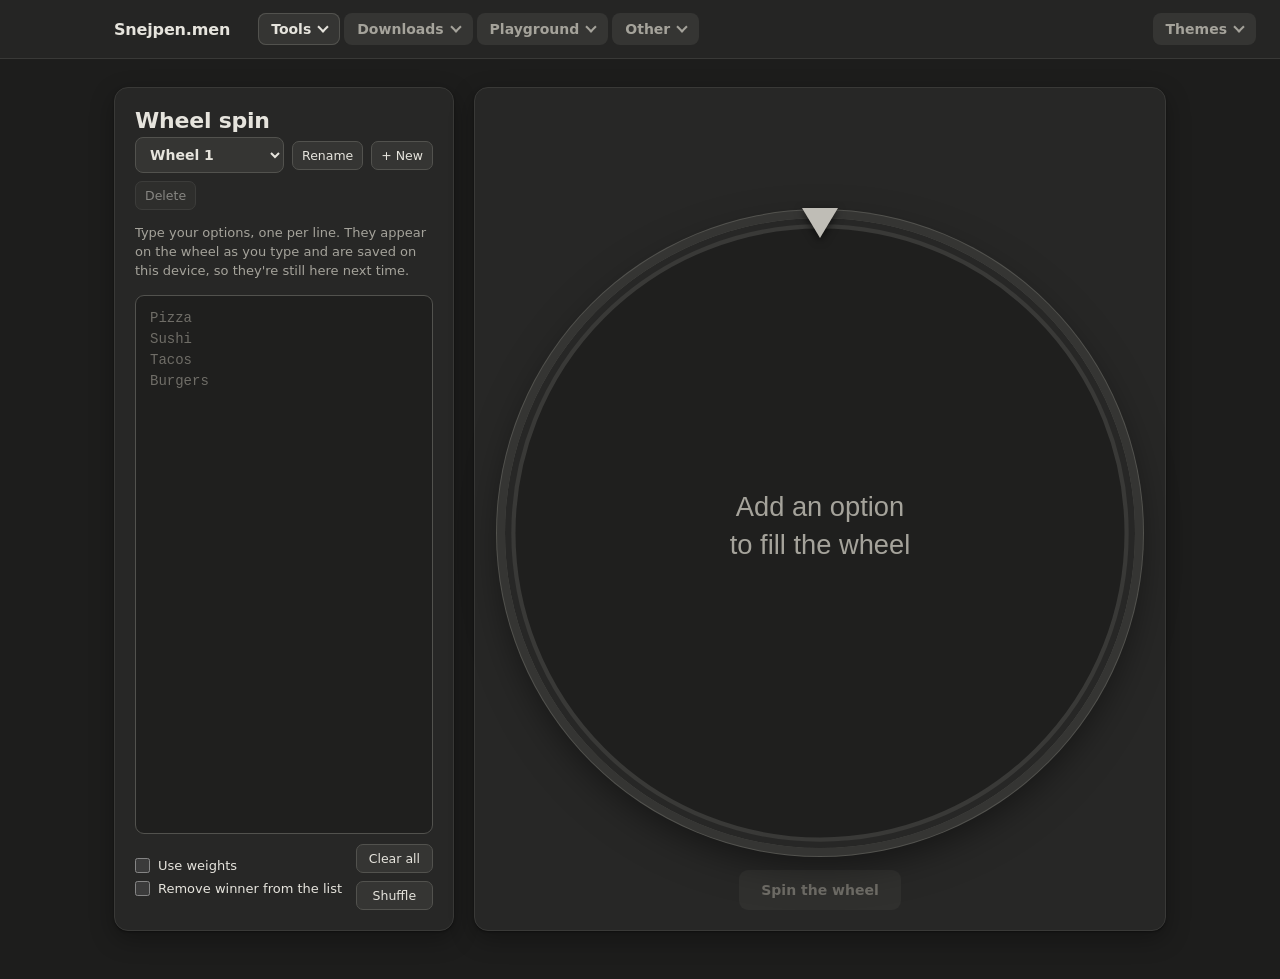
<file: wheel-spin.html>
<!DOCTYPE html>
<html lang="en">
<head>
<meta charset="UTF-8">
<meta name="viewport" content="width=device-width, initial-scale=1">
<title>Wheel spin — Snejpen.men</title>
<link rel="stylesheet" href="site.css">
<style>
  /* Styles that only this page needs. Shared styles live in site.css */

  .layout {
    --wheel-size: min(clamp(300px, 70vmin, 800px), 650px);
    display: grid;
    grid-template-columns: minmax(260px, 340px) 1fr;
    gap: 20px;
    align-items: stretch;
  }
  @media (max-width: 800px) { .layout { grid-template-columns: 1fr; } }

  .panel {
    background: var(--bg-panel);
    border: 1px solid var(--line);
    border-radius: 14px;
    padding: 20px;
    box-shadow: var(--shadow);
  }

  .text-panel { display: flex; flex-direction: column; }
  .panel h1 { margin: 0 0 4px; font-size: 22px; letter-spacing: -0.01em; }
  .panel .hint { margin: 0 0 14px; font-size: 13px; color: var(--text-dim); line-height: 1.45; }

  textarea {
    display: block;
    width: 100%;
    flex: 1;                /* fills the panel, so it's as tall as the wheel area */
    min-height: 240px;
    resize: none;
    background: var(--bg-input);
    color: var(--text);
    border: 1px solid var(--line-strong);
    border-radius: 9px;
    padding: 12px 14px;
    font-family: var(--mono);
    font-size: 14px;
    line-height: 1.5;
  }
  textarea:focus-visible { outline: none; border-color: var(--focus); box-shadow: 0 0 0 3px rgba(191, 189, 182, 0.16); }
  textarea::placeholder { color: var(--text-faint); }
  textarea:disabled { opacity: 0.6; cursor: not-allowed; }

  .list-foot {
    display: flex;
    align-items: center;
    justify-content: space-between;
    gap: 10px;
    margin-top: 10px;
    font-size: 12.5px;
    color: var(--text-dim);
  }
  .toggles { display: flex; flex-direction: column; gap: 8px; }
  .toggles .audio-toggle { justify-content: flex-start; margin-top: 0; }
  .toggles .audio-toggle label { font-size: 13px; }
  .rows[hidden], textarea[hidden] { display: none; }
  .rows {
    flex: 1 1 0;               /* same size as the text box, scrolls when there are many options */
    min-height: 240px;
    overflow-y: auto;
    background: var(--bg-input);
    border: 1px solid var(--line-strong);
    border-radius: 9px;
    padding: 8px;
  }
  .row { display: grid; grid-template-columns: 1fr 76px 30px; gap: 6px; margin-bottom: 6px; align-items: center; }
  .row input[type="text"], .row input[type="number"] {
    background: var(--bg-panel);
    border: 1px solid var(--line-strong);
    border-radius: 7px;
    color: var(--text);
    font-family: var(--mono);
    font-size: 13.5px;
    padding: 8px 10px;
    min-width: 0;
    width: 100%;
  }
  .row input:focus-visible { outline: none; border-color: var(--focus); }
  .row input:disabled, .row button:disabled { opacity: 0.5; cursor: not-allowed; }
  .row .del { background: transparent; color: var(--text-dim); border: 1px solid transparent; border-radius: 7px; height: 100%; font-size: 16px; line-height: 1; }
  .row .del:hover { background: var(--bg-raised-hover); color: var(--text); }
  .add-row { width: 100%; margin-top: 2px; padding: 8px; border-radius: 7px; border: 1px dashed var(--line-strong); background: transparent; color: var(--text-dim); font-size: 13px; }
  .add-row:hover { background: var(--bg-raised-hover); color: var(--text); }
  .remove-toggle { display: flex; align-items: center; gap: 8px; margin: 0; cursor: pointer; color: var(--text); font-size: 13px; }
  .remove-toggle input { width: 15px; height: 15px; accent-color: var(--primary); cursor: pointer; margin: 0; }
  .save-warning { margin: 8px 0 0; font-size: 12.5px; color: var(--danger); display: none; }

  .result-banner {
    width: 100%;
    background: var(--bg-raised);
    border: 1px solid var(--line-strong);
    border-radius: 10px;
    padding: 16px;
    text-align: center;
    margin-bottom: 26px;
    visibility: hidden;
  }
  .result-banner.show { visibility: visible; }
  .result-label { font-size: 12px; color: var(--text-dim); font-weight: 600; letter-spacing: 0.08em; margin-bottom: 6px; }
  .result-name { font-family: var(--mono); font-size: 26px; font-weight: 700; color: var(--text); word-break: break-word; }

  .wheel-area {
    position: relative;
    display: flex;
    justify-content: center;
    width: 100%;
    margin-bottom: 22px;
  }
  .wheel-pointer {
    position: absolute;
    top: -10px;
    left: 50%;
    transform: translateX(-50%);
    width: 0;
    height: 0;
    border-left: 18px solid transparent;
    border-right: 18px solid transparent;
    border-top: 30px solid var(--primary-hover);
    filter: drop-shadow(0 3px 4px rgba(0,0,0,0.6));
    z-index: 2;
  }
  .wheel-wrap {
    width: min(100%, var(--wheel-size));   /* the same size with one wheel or two */
    aspect-ratio: 1 / 1;
    border-radius: 50%;
    box-shadow: 0 0 0 8px var(--bg-raised), 0 0 0 9px var(--line-strong), 0 14px 40px rgba(0,0,0,0.55);
    transition: transform 6.5s cubic-bezier(0.15, 0.85, 0.2, 1);
  }
  .wheel-wrap svg { display: block; border-radius: 50%; }

  .wheel-controls { display: flex; gap: 10px; flex-wrap: wrap; justify-content: center; }
  .wheel-controls button {
    padding: 12px 22px;
    border-radius: 9px;
    font-size: 14px;
    font-weight: 650;
  }
  .primary-action { background: var(--primary); color: var(--on-primary); }
  .primary-action:hover { background: var(--primary-hover); }
  .primary-action:disabled { background: var(--disabled-bg); color: var(--disabled-text); cursor: not-allowed; }
  .secondary-action { background: var(--bg-raised); border: 1px solid var(--line-strong); color: var(--text); }
  .secondary-action:hover { background: var(--bg-raised-hover); }

  .small-action { padding: 6px 12px; border-radius: 7px; font-size: 12.5px; background: var(--bg-raised); border: 1px solid var(--line-strong); color: var(--text); }
  .small-action:hover { background: var(--bg-raised-hover); }

  /* ---------- wheel picker ---------- */
  .foot-actions { display: flex; flex-direction: column; align-items: stretch; gap: 8px; flex: none; }
  .wheel-picker { display: flex; flex-wrap: wrap; align-items: center; gap: 8px; margin: 0 0 14px; }
  .wheel-picker select, .wheel-picker input[type="text"] {
    flex: 1 1 90px;
    min-width: 0;
    background: var(--bg-raised);
    color: var(--text);
    border: 1px solid var(--line-strong);
    border-radius: 8px;
    padding: 8px 10px;
    font-family: var(--sans);
    font-size: 14px;
    font-weight: 600;
  }
  .wheel-picker input[type="text"] { background: var(--bg-input); font-family: var(--mono); font-weight: 500; }
  .wheel-picker select:focus-visible, .wheel-picker input:focus-visible { outline: 2px solid var(--focus); outline-offset: 1px; }
  .wheel-picker [hidden] { display: none; }
  .wheel-picker .small-action:disabled, .wheel-picker select:disabled { opacity: 0.5; cursor: not-allowed; }
  .wheel-picker .small-action { flex: none; padding: 6px 9px; }
</style>
</head>
<body>

<header id="site-nav"></header>

<main class="page">
  <div class="layout">

    <section class="panel text-panel">
      <h1>Wheel spin</h1>

      <div class="wheel-picker">
        <select id="wheelSelect" aria-label="Choose a wheel"></select>
        <input type="text" id="renameInput" maxlength="24" aria-label="Wheel name" hidden>
        <button class="small-action" id="renameBtn" type="button">Rename</button>
        <button class="small-action" id="newBtn" type="button">+ New</button>
        <button class="small-action" id="deleteBtn" type="button">Delete</button>
      </div>

      <p class="hint">Type your options, one per line. They appear on the wheel as you type and are saved on this device, so they're still here next time.</p>

      <textarea id="optionsInput" spellcheck="false" aria-label="Wheel options" placeholder="Pizza&#10;Sushi&#10;Tacos&#10;Burgers"></textarea>
      <div class="rows" id="rows" hidden></div>

      <div class="list-foot">
        <div class="toggles">
          <label class="remove-toggle"><input type="checkbox" id="useWeightsToggle" autocomplete="off"><span>Use weights</span></label>
          <label class="remove-toggle"><input type="checkbox" id="removeWinnerToggle"><span>Remove winner from the list</span></label>
          <div id="audioSlot"></div>
        </div>
        <div class="foot-actions">
          <button class="small-action" id="clearBtn" type="button">Clear all</button>
          <button class="small-action" id="shuffleBtn" type="button">Shuffle</button>
        </div>
      </div>
      <p class="save-warning" id="saveWarning">Couldn't save in this browser, so your wheels won't be kept.</p>
    </section>

    <section class="panel">
      <div class="result-banner" id="resultBanner" aria-live="polite">
        <div class="result-label">SELECTED</div>
        <div class="result-name" id="resultName">—</div>
      </div>

      <div class="wheel-area">
        <div class="wheel-pointer"></div>
        <div class="wheel-wrap" id="wheelWrap"><svg id="wheelSvg" viewBox="0 0 300 300" width="100%" height="100%"></svg></div>
      </div>

      <div class="wheel-controls">
        <button class="primary-action" id="spinBtn" type="button" disabled>Spin the wheel</button>
      </div>
    </section>

  </div>
</main>

<script src="site.js"></script>
<script>
(function () {
  "use strict";

  if (window.SiteAudio) SiteAudio.mount(document.getElementById("audioSlot"));

  const STORE_KEY = "snejpenWheelSpinData";           // all wheels live in this one entry
  const REMOVE_KEY = "snejpenWheelSpinRemoveWinner";
  const USE_WEIGHTS_KEY = "snejpenWheelSpinUseWeights";
  const MAX_WHEELS = 5;
  const MAX_NAME = 24;
  const DEFAULT_WEIGHT = 10;          // what a new option starts with when weights are on
  const IDLE_DEG_PER_SECOND = 7;      // about one turn a minute
  const IDLE_HOLD_MS = 2500;          // after a result the wheel rests this long before drifting again

  const optionsInput = document.getElementById("optionsInput");
  const rowsEl = document.getElementById("rows");
  const removeWinnerToggle = document.getElementById("removeWinnerToggle");
  const useWeightsToggle = document.getElementById("useWeightsToggle");
  const saveWarning = document.getElementById("saveWarning");
  const clearBtn = document.getElementById("clearBtn");
  const shuffleBtn = document.getElementById("shuffleBtn");
  const spinBtn = document.getElementById("spinBtn");
  const resultBanner = document.getElementById("resultBanner");
  const resultName = document.getElementById("resultName");
  const wheelWrap = document.getElementById("wheelWrap");
  const wheelSvg = document.getElementById("wheelSvg");
  const wheelSelect = document.getElementById("wheelSelect");
  const renameInput = document.getElementById("renameInput");
  const renameBtn = document.getElementById("renameBtn");
  const newBtn = document.getElementById("newBtn");
  const deleteBtn = document.getElementById("deleteBtn");

  const reduceMotion = window.matchMedia && window.matchMedia("(prefers-reduced-motion: reduce)").matches;

  /* =========================================================
     Wheel drawing (same wheel as the Random name selector)
     ========================================================= */

  const SVG_NS = "http://www.w3.org/2000/svg";
  // extra-bright, highly saturated colours so the wheel really pops. They're ordered so neighbouring slices always
  // differ strongly in hue, and each slice picks white or dark label text, whichever reads better.
  const WHEEL_PALETTE = ["#ff3b1f", "#00d4c8", "#ffd400", "#a64dff", "#ff8a00", "#1fe05a", "#ff2e93", "#2d8cff"];
  const WHEEL_INK_LIGHT = "#ffffff";
  const WHEEL_INK_DARK = "#1d1d1c";
  const WHEEL_EDGE = "#272726";   // thin lines between slices
  const WHEEL_HUB = "#1d1d1c";
  const WHEEL_HUB_RING = "#a9a7a0";
  const SPIN_DURATION_MS = 6600;

  function hueOf(hex) {
    const r = parseInt(hex.slice(1, 3), 16) / 255;
    const g = parseInt(hex.slice(3, 5), 16) / 255;
    const b = parseInt(hex.slice(5, 7), 16) / 255;
    const max = Math.max(r, g, b), min = Math.min(r, g, b), d = max - min;
    if (d === 0) return 0;
    let h = max === r ? ((g - b) / d) % 6 : max === g ? (b - r) / d + 2 : (r - g) / d + 4;
    return (h * 60 + 360) % 360;
  }

  function luminance(hex) {
    const ch = [1, 3, 5].map(function (i) {
      const c = parseInt(hex.slice(i, i + 2), 16) / 255;
      return c <= 0.03928 ? c / 12.92 : Math.pow((c + 0.055) / 1.055, 2.4);
    });
    return 0.2126 * ch[0] + 0.7152 * ch[1] + 0.0722 * ch[2];
  }

  function contrast(a, b) {
    const la = luminance(a), lb = luminance(b);
    return (Math.max(la, lb) + 0.05) / (Math.min(la, lb) + 0.05);
  }

  function inkFor(bg) {
    return contrast(WHEEL_INK_LIGHT, bg) >= contrast(WHEEL_INK_DARK, bg) ? WHEEL_INK_LIGHT : WHEEL_INK_DARK;
  }

  function hueGap(a, b) {
    const d = Math.abs(hueOf(a) - hueOf(b));
    return Math.min(d, 360 - d);
  }

  function polarPoint(cx, cy, r, angleDeg) {
    const rad = (angleDeg * Math.PI) / 180;
    return [cx + r * Math.sin(rad), cy - r * Math.cos(rad)];
  }

  function truncateName(name, max) {
    return name.length > max ? name.slice(0, Math.max(1, max - 1)) + "…" : name;
  }

  /* ---- label layout ----
     While slices are wide, names run across the slice (nice and readable).
     Once they get too narrow for that, names are turned to run along the slice,
     starting at the rim and heading toward the middle, so neighbours can't collide.
     Text size and length are chosen from how much room a slice really has. */
  const CHAR_W = 0.62;        // width of one monospace character, as a fraction of font size
  const R_RIM = 146;          // outer edge of the wheel (in viewBox units)
  const R_TEXT_END = 140;     // where along-the-slice text starts, just inside the rim
  const R_TEXT_MIN = 26;      // keep text clear of the centre hub
  const MIN_RADIAL_FONT = 4.5;

  function chooseLabelLayout(names, segAngle) {
    const segRad = (segAngle * Math.PI) / 180;
    const longest = names.reduce(function (m, n) { return Math.max(m, n.length); }, 0);

    // this wheel always runs the text along the slice, which leaves room for much longer options

    // 2) along the slice: biggest font where the longest name still fits, and where the
    //    slice is still thick enough at the inner end of the text
    const thickness = 1.25 / segRad; // a text line's box is ~1.17x its font size, plus a little air
    const L = Math.min(longest, 34);
    let font = Math.min(14, R_TEXT_END / (CHAR_W * L + thickness), (R_TEXT_END - R_TEXT_MIN) / (CHAR_W * L));
    let chars = L;
    let shrunk = false;
    if (font < MIN_RADIAL_FONT) {
      shrunk = true;
      font = MIN_RADIAL_FONT;
      chars = Math.floor(Math.min(
        (R_TEXT_END - thickness * font) / (CHAR_W * font),
        (R_TEXT_END - R_TEXT_MIN) / (CHAR_W * font)
      ));
    }
    if (shrunk && chars < 3) return { mode: "none" }; // too many slices for readable text; the winner banner still names the pick
    return { mode: "along", fontSize: font, chars: chars };
  }

  function svgEl(tag, attrs) {
    const el = document.createElementNS(SVG_NS, tag);
    Object.keys(attrs).forEach(k => el.setAttribute(k, attrs[k]));
    return el;
  }

  function clearWheel(svg) {
    while (svg.firstChild) svg.removeChild(svg.firstChild);
  }

  function renderWheelPlaceholder(svg) {
    clearWheel(svg);
    svg.appendChild(svgEl("circle", { cx: 150, cy: 150, r: 146, fill: "#1f1f1e", stroke: "#393937", "stroke-width": 2 }));
    const line1 = svgEl("text", { x: 150, y: 142, fill: "#a5a39b", "font-size": 13, "font-family": "sans-serif", "text-anchor": "middle" });
    line1.textContent = "Add an option";
    const line2 = svgEl("text", { x: 150, y: 160, fill: "#a5a39b", "font-size": 13, "font-family": "sans-serif", "text-anchor": "middle" });
    line2.textContent = "to fill the wheel";
    svg.appendChild(line1);
    svg.appendChild(line2);
  }

  // slice sizes follow the weights: a weight of 5 gets 5 times the angle of a weight of 1
  function wheelGeometry(ws) {
    const total = ws.reduce(function (a, b) { return a + b; }, 0);
    const spans = ws.map(function (w) { return 360 * w / total; });
    const starts = [];
    let acc = 0;
    spans.forEach(function (sp) { starts.push(acc); acc += sp; });
    return { starts: starts, spans: spans };
  }

  function renderWheel(svg, names, ws) {
    clearWheel(svg);
    const n = names.length;
    const geo = wheelGeometry(ws);
    const starts = geo.starts, spans = geo.spans;
    const allEqual = ws.every(function (w) { return w === ws[0]; });
    const cx = 150, cy = 150, r = 146;

    const colors = names.map(function (_, i) { return WHEEL_PALETTE[i % WHEEL_PALETTE.length]; });
    if (n > 2) {
      // the last slice sits next to the first one, which the repeating palette doesn't account for;
      // if it ends up too similar to either neighbour, give it the colour that stands out most from both
      const gapTo = function (c) { return Math.min(hueGap(c, colors[0]), hueGap(c, colors[n - 2])); };
      if (gapTo(colors[n - 1]) < 40) {
        colors[n - 1] = WHEEL_PALETTE.reduce(function (best, c) { return gapTo(c) > gapTo(best) ? c : best; });
      }
    }

    if (n === 1) {
      // a single option is the whole wheel (an arc can't start and end at the same point)
      svg.appendChild(svgEl("circle", { cx: cx, cy: cy, r: r, fill: colors[0], stroke: WHEEL_EDGE, "stroke-width": 2 }));
    }
    for (let i = 0; i < (n === 1 ? 0 : n); i++) {
      const [x1, y1] = polarPoint(cx, cy, r, starts[i]);
      const [x2, y2] = polarPoint(cx, cy, r, starts[i] + spans[i]);
      const largeArc = spans[i] > 180 ? 1 : 0;
      svg.appendChild(svgEl("path", {
        d: "M " + cx + " " + cy + " L " + x1 + " " + y1 + " A " + r + " " + r + " 0 " + largeArc + " 1 " + x2 + " " + y2 + " Z",
        fill: colors[i],
        stroke: WHEEL_EDGE,
        "stroke-width": 2
      }));
    }

    // equal slices share one text size; with weights each slice is sized to its own room
    const sharedLayout = allEqual ? chooseLabelLayout(names, 360 / n) : null;
    {
      for (let i = 0; i < n; i++) {
        const layout = sharedLayout || chooseLabelLayout([names[i]], spans[i]);
        if (layout.mode === "none") continue;
        const midA = starts[i] + spans[i] / 2;
        const label = truncateName(names[i], layout.chars);
        let attrs;

        if (layout.mode === "across") {
          const [lx, ly] = polarPoint(cx, cy, r * 0.63, midA);
          attrs = {
            x: lx, y: ly,
            "text-anchor": "middle",
            transform: "rotate(" + midA + " " + lx + " " + ly + ")"
          };
        } else {
          // every label is set the same way, whichever slice it's on: it reads from the middle outward
          // and ends at the rim. The wheel is always turning, so there's no "right way up" to protect.
          attrs = {
            x: cx + R_TEXT_END, y: cy,
            "text-anchor": "end",
            transform: "rotate(" + (midA - 90) + " " + cx + " " + cy + ")"
          };
        }

        const text = svgEl("text", Object.assign({
          fill: inkFor(colors[i]),
          "font-size": layout.fontSize,
          "font-family": "monospace",
          "font-weight": 700,
          "dominant-baseline": "middle"
        }, attrs));
        text.textContent = label;
        svg.appendChild(text);
      }
    }

    svg.appendChild(svgEl("circle", { cx: cx, cy: cy, r: 15, fill: WHEEL_HUB, stroke: WHEEL_HUB_RING, "stroke-width": 3 }));
  }



  /* =========================================================
     Saved wheels: up to five, each with a name, its options and their weights
     ========================================================= */

  let store = null;                  // { wheels: [{ id, name, text, weights }], current: id }
  let renaming = false;

  function newId() { return "w" + Date.now().toString(36) + Math.random().toString(36).slice(2, 6); }
  function currentWheel() {
    return store.wheels.filter(function (w) { return w.id === store.current; })[0] || store.wheels[0];
  }

  function readJSON(key) {
    try { return JSON.parse(localStorage.getItem(key)); } catch (err) { return null; }
  }
  function readText(key) {
    try { return localStorage.getItem(key) || ""; } catch (err) { return ""; }
  }

  // Bring over what earlier versions of this page saved: the first wheel, and the second wheel if it was in use.
  function migrateOldSettings() {
    function numbers(json) {
      let arr = null;
      try { arr = JSON.parse(json); } catch (err) {}
      return Array.isArray(arr) ? arr.filter(function (n) { return typeof n === "number"; }) : null;
    }
    // weights saved by the very first version all started at 1; if they were all the same (never customised),
    // drop them so new options use today's default instead of mixing 1s and 10s
    function oldWeights(json) {
      const arr = numbers(json);
      if (!arr || arr.every(function (n) { return n === arr[0]; })) return [];
      return arr;
    }
    const oldUse = readText(USE_WEIGHTS_KEY) === "1";
    const wheels = [];
    wheels.push({
      id: newId(), name: "Wheel 1", useWeights: oldUse,
      text: readText("snejpenWheelSpinOptions"),
      weights: numbers(readText("snejpenWheelSpinWeightsV2")) || oldWeights(readText("snejpenWheelSpinWeights")) || []
    });
    const text2 = readText("snejpenWheelSpinOptions_2");
    if (readText("snejpenWheelSpinSecondWheel") === "1" || text2.trim()) {
      wheels.push({
        id: newId(), name: "Wheel 2", useWeights: oldUse,
        text: text2,
        weights: numbers(readText("snejpenWheelSpinWeightsV2_2")) || []
      });
    }
    return { wheels: wheels, current: wheels[0].id };
  }

  function loadStore() {
    const saved = readJSON(STORE_KEY);
    if (saved && Array.isArray(saved.wheels) && saved.wheels.length) {
      saved.wheels = saved.wheels.slice(0, MAX_WHEELS).map(function (w, i) {
        return {
          id: String(w.id || newId()),
          name: String(w.name || "Wheel " + (i + 1)).slice(0, MAX_NAME),
          text: typeof w.text === "string" ? w.text : "",
          weights: Array.isArray(w.weights) ? w.weights : [],
          useWeights: typeof w.useWeights === "boolean" ? w.useWeights : readText(USE_WEIGHTS_KEY) === "1"
        };
      });
      return { wheels: saved.wheels, current: saved.current };
    }
    return migrateOldSettings();   // first visit with the new format
  }

  function saveStore() {
    try {
      localStorage.setItem(STORE_KEY, JSON.stringify(store));
      saveWarning.style.display = "none";
    } catch (err) {
      saveWarning.style.display = "block";
    }
  }

  /* =========================================================
     The wheel on screen
     ========================================================= */

  let weights = [];                  // weight for each text line of the shown wheel (index = line number)
  let names = [], ws = [], lines = [], starts = [], spans = [];
  let rotation = 0;
  let idleFrame = null, idleLast = 0, idleHold = false;
  let spinning = false;
  let winner = -1;
  let useWeights = false;
  let saveTimer = null;

  function rawLines() { return optionsInput.value.split(/\r?\n/); }
  function setLines(l) { optionsInput.value = l.join("\n"); }
  function weightAt(n) {
    const w = weights[n];
    return typeof w === "number" && isFinite(w) && w > 0 ? w : DEFAULT_WEIGHT;
  }

  /* ---- idle drift ---- */
  function idleTick(now) {
    if (!idleLast) idleLast = now;
    rotation += IDLE_DEG_PER_SECOND * (now - idleLast) / 1000;
    idleLast = now;
    wheelWrap.style.transition = "none";
    wheelWrap.style.transform = "rotate(" + rotation + "deg)";
    idleFrame = requestAnimationFrame(idleTick);
  }
  function startIdle() {
    if (reduceMotion || idleFrame !== null || spinning || idleHold || names.length < 1) return;
    idleLast = 0;
    idleFrame = requestAnimationFrame(idleTick);
  }
  function stopIdle() {
    if (idleFrame !== null) cancelAnimationFrame(idleFrame);
    idleFrame = null;
    wheelWrap.style.transition = "";
    void wheelWrap.offsetWidth;
  }
  function normalize() {   // keep the angle tidy without any visible movement
    rotation = ((rotation % 360) + 360) % 360;
    wheelWrap.style.transition = "none";
    wheelWrap.style.transform = "rotate(" + rotation + "deg)";
    void wheelWrap.offsetWidth;
    wheelWrap.style.transition = "";
  }

  /* ---- drawing ---- */
  function refresh() {
    names = []; ws = []; lines = [];
    rawLines().forEach(function (line, n) {
      const t = line.trim();
      if (!t) return;
      names.push(t); lines.push(n); ws.push(useWeights ? weightAt(n) : 1);
    });
    if (names.length >= 1) {
      const geo = wheelGeometry(ws);
      starts = geo.starts; spans = geo.spans;
      renderWheel(wheelSvg, names, ws);
    } else {
      renderWheelPlaceholder(wheelSvg);
    }
    if (names.length < 1) { stopIdle(); rotation = 0; wheelWrap.style.transform = "rotate(0deg)"; }
    else startIdle();
    spinBtn.disabled = spinning || names.length < 1;
  }

  /* ---- saving ---- */
  function commitCurrent() {   // copy what's on screen into the saved wheel
    const w = currentWheel();
    w.text = optionsInput.value;
    w.useWeights = useWeights;
    w.weights = rawLines().map(function (_, n) { return weightAt(n); });
  }
  function saveNow() { clearTimeout(saveTimer); commitCurrent(); saveStore(); }

  function changed() {
    resultBanner.classList.remove("show");
    normalize();
    refresh();
    clearTimeout(saveTimer);
    saveTimer = setTimeout(saveNow, 250);
  }

  /* ---- weights editor: one row per option, shown instead of the text box ---- */
  function renderRows() {
    rowsEl.textContent = "";
    rawLines().forEach(function (line, n) {
      const name = document.createElement("input");
      name.type = "text"; name.value = line; name.placeholder = "Option"; name.spellcheck = false;
      name.setAttribute("aria-label", "Option " + (n + 1));
      const weight = document.createElement("input");
      weight.type = "number"; weight.min = "0"; weight.step = "any"; weight.value = weightAt(n);
      weight.setAttribute("aria-label", "Weight for option " + (n + 1));
      const del = document.createElement("button");
      del.type = "button"; del.className = "del"; del.textContent = "×"; del.title = "Remove option";
      del.setAttribute("aria-label", "Remove option " + (n + 1));
      const row = document.createElement("div");
      row.className = "row";
      row.appendChild(name); row.appendChild(weight); row.appendChild(del);
      rowsEl.appendChild(row);

      name.addEventListener("input", function () { collectRows(); changed(); });
      name.addEventListener("keydown", function (e) {
        if (e.key !== "Enter") return;
        e.preventDefault();
        insertRow(n + 1);
      });
      weight.addEventListener("input", function () {
        const v = parseFloat(weight.value);
        weights[n] = v > 0 ? v : DEFAULT_WEIGHT;
        changed();
      });
      weight.addEventListener("blur", function () { weight.value = weightAt(n); });
      del.addEventListener("click", function () {
        const l = rawLines();
        l.splice(n, 1); weights.splice(n, 1);
        setLines(l);
        renderRows();
        changed();
      });
    });
    const add = document.createElement("button");
    add.type = "button"; add.className = "add-row"; add.textContent = "+ Add option";
    add.addEventListener("click", function () { insertRow(rawLines().length); });
    rowsEl.appendChild(add);
  }

  function collectRows() {
    setLines(Array.prototype.map.call(rowsEl.querySelectorAll(".row input[type=text]"), function (el) { return el.value.replace(/[\r\n]+/g, " "); }));
  }

  function insertRow(at) {
    const l = rawLines();
    l.splice(at, 0, "");
    weights.splice(at, 0, DEFAULT_WEIGHT);
    setLines(l);
    renderRows();
    const inputs = rowsEl.querySelectorAll(".row input[type=text]");
    if (inputs[at]) inputs[at].focus();
    changed();
  }

  function showMode() {
    optionsInput.hidden = useWeights;
    rowsEl.hidden = !useWeights;
    if (useWeights) renderRows();
    resultBanner.classList.remove("show");
    refresh();
  }

  optionsInput.addEventListener("input", changed);

  /* ---- putting a saved wheel on screen ---- */
  function showWheel() {
    const w = currentWheel();
    optionsInput.value = w.text;
    weights = w.weights.slice();
    useWeights = !!w.useWeights;
    useWeightsToggle.checked = useWeights;
    spinBtn.textContent = "Spin the wheel";
    resultBanner.classList.remove("show");
    idleHold = false;
    stopIdle();
    rotation = 0;
    wheelWrap.style.transition = "none";
    wheelWrap.style.transform = "rotate(0deg)";
    void wheelWrap.offsetWidth;
    wheelWrap.style.transition = "";
    showMode();
  }

  /* =========================================================
     Wheel picker: choose, create, rename, delete
     ========================================================= */

  function renderPicker() {
    wheelSelect.textContent = "";
    store.wheels.forEach(function (w) {
      const opt = document.createElement("option");
      opt.value = w.id; opt.textContent = w.name;
      wheelSelect.appendChild(opt);
    });
    wheelSelect.value = currentWheel().id;
    newBtn.disabled = spinning || store.wheels.length >= MAX_WHEELS;
    newBtn.title = store.wheels.length >= MAX_WHEELS ? "You can have up to " + MAX_WHEELS + " wheels" : "";
    deleteBtn.disabled = spinning || store.wheels.length <= 1;
    renameBtn.disabled = spinning;
    wheelSelect.disabled = spinning;
  }

  function switchTo(id) {
    if (id === store.current) return;
    saveNow();
    store.current = id;
    saveStore();
    showWheel();
    renderPicker();
  }
  wheelSelect.addEventListener("change", function () { switchTo(wheelSelect.value); });

  newBtn.addEventListener("click", function () {
    if (spinning || store.wheels.length >= MAX_WHEELS) return;
    saveNow();
    let n = 1;
    const taken = store.wheels.map(function (w) { return w.name; });
    while (taken.indexOf("Wheel " + n) !== -1) n++;
    const w = { id: newId(), name: "Wheel " + n, text: "", weights: [], useWeights: false };
    store.wheels.push(w);
    store.current = w.id;
    saveStore();
    showWheel();
    renderPicker();
    optionsInput.hidden ? rowsEl.querySelector(".add-row").focus() : optionsInput.focus();
  });

  deleteBtn.addEventListener("click", function () {
    if (spinning || store.wheels.length <= 1) return;
    const w = currentWheel();
    if (!window.confirm('Delete "' + w.name + '" and its options?')) return;
    const at = store.wheels.indexOf(w);
    store.wheels.splice(at, 1);
    store.current = store.wheels[Math.max(0, at - 1)].id;
    saveStore();
    showWheel();
    renderPicker();
  });

  function startRename() {
    renaming = true;
    renameInput.value = currentWheel().name;
    wheelSelect.hidden = true;
    renameInput.hidden = false;
    renameBtn.textContent = "Save";
    renameInput.focus();
    renameInput.select();
  }
  function endRename(commit) {
    if (!renaming) return;
    renaming = false;
    const name = renameInput.value.replace(/\s+/g, " ").trim().slice(0, MAX_NAME);
    if (commit && name) { currentWheel().name = name; saveNow(); }
    renameInput.hidden = true;
    wheelSelect.hidden = false;
    renameBtn.textContent = "Rename";
    renderPicker();
  }
  renameBtn.addEventListener("mousedown", function (e) { if (renaming) e.preventDefault(); });   // keep the field focused so "Save" isn't pre-empted by blur
  renameBtn.addEventListener("click", function () { if (renaming) endRename(true); else if (!spinning) startRename(); });
  renameInput.addEventListener("keydown", function (e) {
    if (e.key === "Enter") { e.preventDefault(); endRename(true); wheelSelect.focus(); }
    else if (e.key === "Escape") { e.preventDefault(); endRename(false); renameBtn.focus(); }
  });
  renameInput.addEventListener("blur", function () { endRename(true); });

  /* =========================================================
     Shared settings
     ========================================================= */

  useWeightsToggle.addEventListener("change", function () {
    useWeights = useWeightsToggle.checked;
    showMode();
    saveNow();
  });

  removeWinnerToggle.addEventListener("change", function () {
    try { localStorage.setItem(REMOVE_KEY, removeWinnerToggle.checked ? "1" : "0"); } catch (err) {}
  });

  clearBtn.addEventListener("click", function () {
    if (!optionsInput.value.trim()) return;
    if (!window.confirm('Remove all options from "' + currentWheel().name + '"?')) return;
    optionsInput.value = "";
    weights = [];
    if (useWeights) renderRows();
    resultBanner.classList.remove("show");
    normalize();
    refresh();
    saveNow();
    if (!useWeights) optionsInput.focus();
  });

  shuffleBtn.addEventListener("click", function () {
    if (spinning) return;
    // shuffle the filled-in options (each keeps its own weight); blank lines are dropped
    const items = [];
    rawLines().forEach(function (line, n) { if (line.trim()) items.push({ text: line, weight: weightAt(n) }); });
    if (items.length < 2) return;
    for (let i = items.length - 1; i > 0; i--) {
      const j = Math.floor(Math.random() * (i + 1));
      const t = items[i]; items[i] = items[j]; items[j] = t;
    }
    setLines(items.map(function (it) { return it.text; }));
    weights = items.map(function (it) { return it.weight; });
    if (useWeights) renderRows();
    changed();
  });

  window.addEventListener("pagehide", function () { if (renaming) endRename(true); saveNow(); });

  // the wheel and the lists can't change mid-spin
  function setBusy(on) {
    optionsInput.disabled = on;
    rowsEl.querySelectorAll("input, button").forEach(function (el) { el.disabled = on; });
    clearBtn.disabled = on;
    shuffleBtn.disabled = on;
    useWeightsToggle.disabled = on;
    renderPicker();
  }

  /* =========================================================
     Spinning
     ========================================================= */

  function spinWheel() {
    if (spinning || names.length < 1) return;

    stopIdle();           // the spin carries on smoothly from wherever the idle drift has reached
    spinning = true;
    spinBtn.disabled = true;
    setBusy(true);
    resultBanner.classList.remove("show");

    // weighted draw: each slice is picked in proportion to its weight
    const total = ws.reduce(function (a, b) { return a + b; }, 0);
    let pick = Math.random() * total;
    winner = ws.length - 1;
    for (let n = 0; n < ws.length; n++) {
      pick -= ws[n];
      if (pick < 0) { winner = n; break; }
    }
    // land anywhere inside the winning slice (kept a little clear of the edges so there's no doubt which one it is)
    const margin = Math.min(spans[winner] * 0.1, 3);
    const centerAngle = starts[winner] + margin + Math.random() * Math.max(0, spans[winner] - 2 * margin);
    const targetOffset = ((-centerAngle % 360) + 360) % 360;
    const baseline = Math.ceil((rotation + 1) / 360) * 360;
    let next = baseline + 7 * 360 + targetOffset;
    while (next <= rotation) next += 360;
    rotation = next;
    wheelWrap.style.transform = "rotate(" + rotation + "deg)";
    if (window.SiteAudio) SiteAudio.spin();

    const won = winner;
    setTimeout(function () {
      resultName.textContent = names[won];
      resultBanner.classList.add("show");
      if (window.SiteAudio) SiteAudio.win();
      spinBtn.textContent = "Spin again";

      function finish() {
        spinning = false;
        setBusy(false);
        idleHold = true;      // let the result sit under the pointer for a moment, then drift again
        refresh();
        setTimeout(function () { idleHold = false; startIdle(); }, IDLE_HOLD_MS);
      }

      if (removeWinnerToggle.checked) {
        // let the wheel sit on the winner for a moment, then take it off the list
        setTimeout(function () {
          const l = rawLines();
          l.splice(lines[won], 1);
          weights.splice(lines[won], 1);
          setLines(l);
          if (useWeights) renderRows();
          normalize();
          saveNow();
          finish();
        }, 1500);
      } else {
        finish();
      }
    }, SPIN_DURATION_MS);
  }
  spinBtn.addEventListener("click", spinWheel);

  /* =========================================================
     Start-up
     ========================================================= */

  store = loadStore();
  if (!store.wheels.some(function (w) { return w.id === store.current; })) store.current = store.wheels[0].id;
  try {
    removeWinnerToggle.checked = localStorage.getItem(REMOVE_KEY) === "1";
  } catch (err) {}
  saveStore();             // writes the migrated data in the new format
  showWheel();
  renderPicker();
})();
</script>
</body>
</html>
</file>
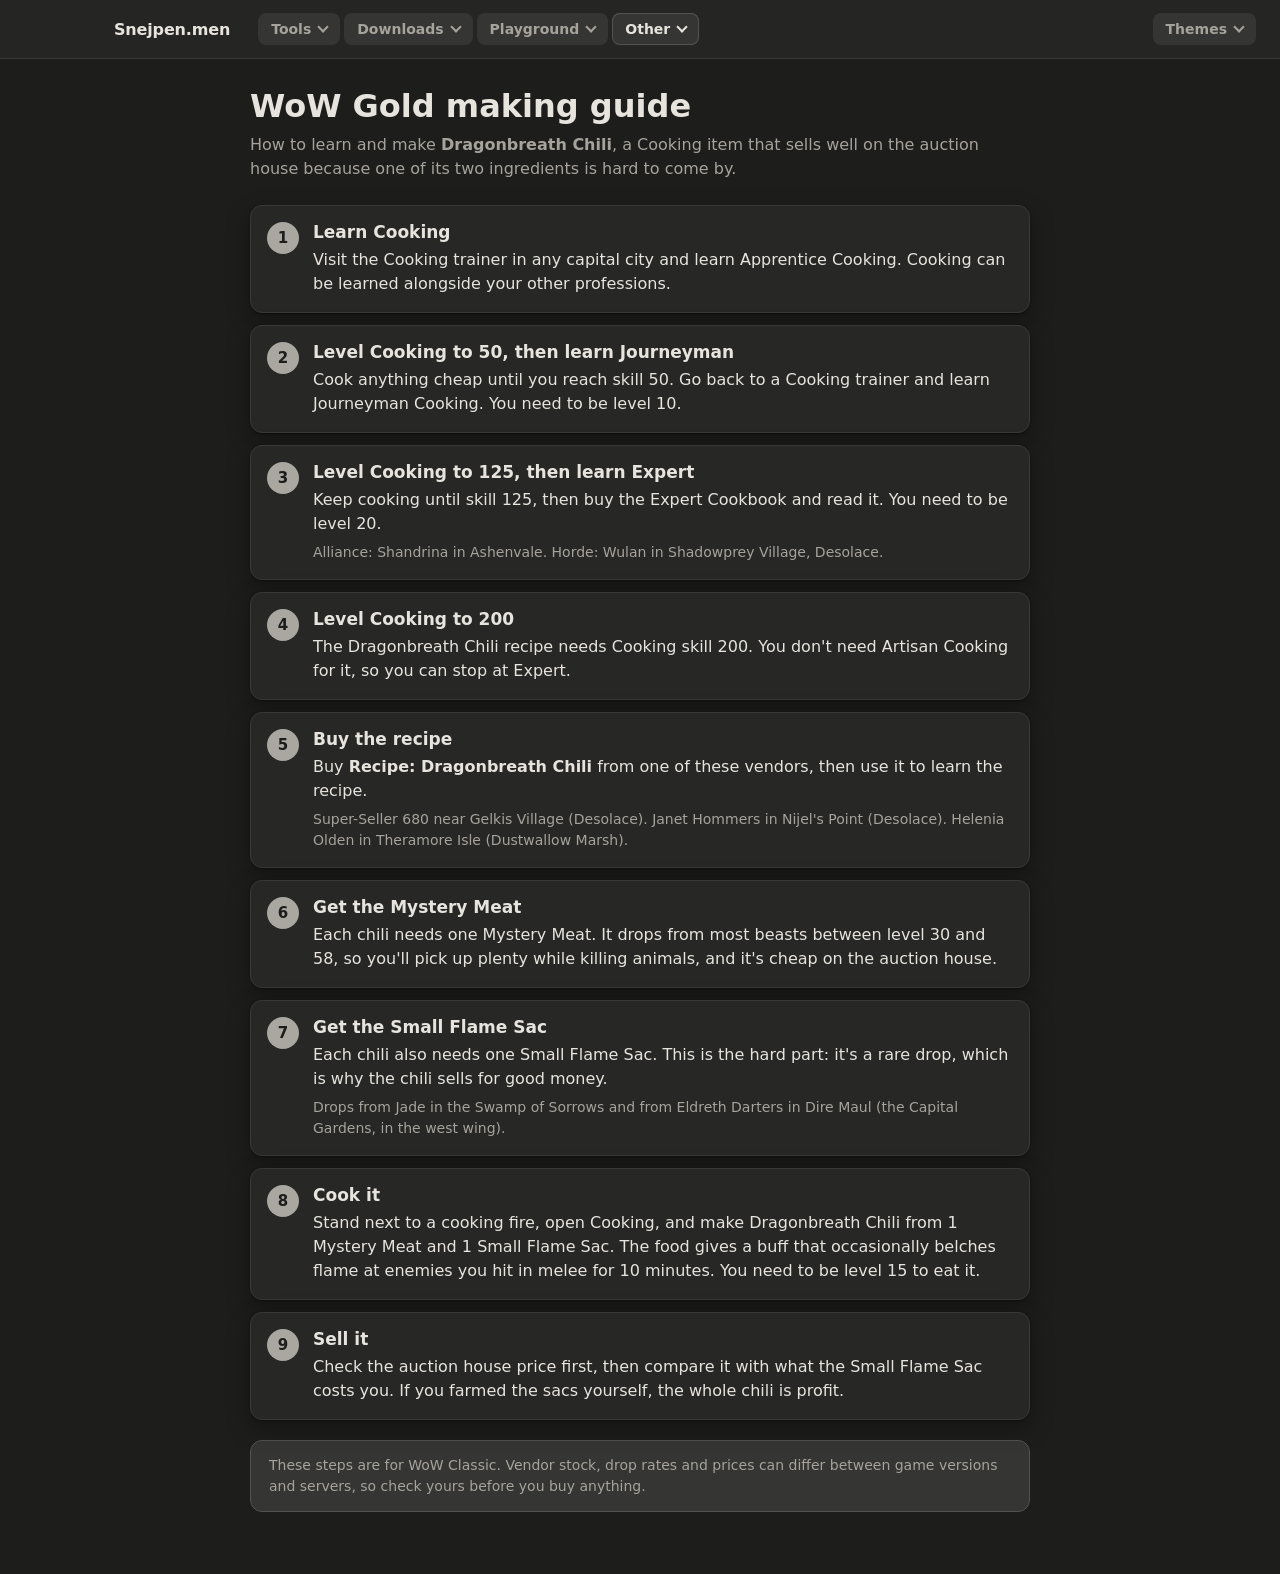
<file: wow-gold-guide.html>
<!DOCTYPE html>
<html lang="en">
<head>
<meta charset="UTF-8">
<meta name="viewport" content="width=device-width, initial-scale=1">
<title>WoW Gold making guide — Snejpen.men</title>
<link rel="stylesheet" href="site.css">
<style>
  .guide { max-width: 780px; margin: 0 auto; }
  .guide h1 { margin: 0 0 8px; }
  .guide .intro { margin: 0 0 24px; color: var(--text-dim); line-height: 1.5; }
  .steps { list-style: none; margin: 0; padding: 0; counter-reset: step; display: flex; flex-direction: column; gap: 12px; }
  .steps li {
    counter-increment: step; position: relative;
    background: var(--bg-panel); border: 1px solid var(--line); border-radius: 12px;
    padding: 16px 18px 16px 62px; box-shadow: var(--shadow);
  }
  .steps li::before {
    content: counter(step);
    position: absolute; left: 16px; top: 16px; width: 32px; height: 32px; border-radius: 50%;
    display: flex; align-items: center; justify-content: center;
    background: var(--primary); color: var(--on-primary); font-weight: 700; font-size: 15px;
  }
  .steps h2 { margin: 0 0 6px; font-size: 17px; }
  .steps p { margin: 0 0 6px; line-height: 1.5; }
  .steps p:last-child { margin-bottom: 0; }
  .steps .where { color: var(--text-dim); font-size: 14px; }
  .note {
    margin-top: 20px; padding: 14px 18px; border-radius: 12px;
    border: 1px solid var(--line-strong); background: var(--bg-raised); color: var(--text-dim);
    font-size: 14px; line-height: 1.5;
  }
  @media (max-width: 520px) {
    .steps li { padding: 14px 14px 14px 54px; }
    .steps li::before { left: 12px; top: 14px; width: 30px; height: 30px; }
  }
</style>
</head>
<body>

<header id="site-nav"></header>

<main class="page">
  <div class="guide">
    <h1>WoW Gold making guide</h1>
    <p class="intro">How to learn and make <b>Dragonbreath Chili</b>, a Cooking item that sells well on the auction house because one of its two ingredients is hard to come by.</p>

    <ol class="steps">
      <li>
        <h2>Learn Cooking</h2>
        <p>Visit the Cooking trainer in any capital city and learn Apprentice Cooking. Cooking can be learned alongside your other professions.</p>
      </li>
      <li>
        <h2>Level Cooking to 50, then learn Journeyman</h2>
        <p>Cook anything cheap until you reach skill 50. Go back to a Cooking trainer and learn Journeyman Cooking. You need to be level 10.</p>
      </li>
      <li>
        <h2>Level Cooking to 125, then learn Expert</h2>
        <p>Keep cooking until skill 125, then buy the Expert Cookbook and read it. You need to be level 20.</p>
        <p class="where">Alliance: Shandrina in Ashenvale. Horde: Wulan in Shadowprey Village, Desolace.</p>
      </li>
      <li>
        <h2>Level Cooking to 200</h2>
        <p>The Dragonbreath Chili recipe needs Cooking skill 200. You don't need Artisan Cooking for it, so you can stop at Expert.</p>
      </li>
      <li>
        <h2>Buy the recipe</h2>
        <p>Buy <b>Recipe: Dragonbreath Chili</b> from one of these vendors, then use it to learn the recipe.</p>
        <p class="where">Super-Seller 680 near Gelkis Village (Desolace). Janet Hommers in Nijel's Point (Desolace). Helenia Olden in Theramore Isle (Dustwallow Marsh).</p>
      </li>
      <li>
        <h2>Get the Mystery Meat</h2>
        <p>Each chili needs one Mystery Meat. It drops from most beasts between level 30 and 58, so you'll pick up plenty while killing animals, and it's cheap on the auction house.</p>
      </li>
      <li>
        <h2>Get the Small Flame Sac</h2>
        <p>Each chili also needs one Small Flame Sac. This is the hard part: it's a rare drop, which is why the chili sells for good money.</p>
        <p class="where">Drops from Jade in the Swamp of Sorrows and from Eldreth Darters in Dire Maul (the Capital Gardens, in the west wing).</p>
      </li>
      <li>
        <h2>Cook it</h2>
        <p>Stand next to a cooking fire, open Cooking, and make Dragonbreath Chili from 1 Mystery Meat and 1 Small Flame Sac. The food gives a buff that occasionally belches flame at enemies you hit in melee for 10 minutes. You need to be level 15 to eat it.</p>
      </li>
      <li>
        <h2>Sell it</h2>
        <p>Check the auction house price first, then compare it with what the Small Flame Sac costs you. If you farmed the sacs yourself, the whole chili is profit.</p>
      </li>
    </ol>

    <p class="note">These steps are for WoW Classic. Vendor stock, drop rates and prices can differ between game versions and servers, so check yours before you buy anything.</p>
  </div>
</main>

<script src="site.js"></script>
</body>
</html>
</file>
<file: site.css>
/* =========================================================
   Shared styles for every page on the site
   Colour scheme: dark greys, with lighter greys for buttons and menus.
   Every colour lives in the block below, so retuning is a one-line edit.
   ========================================================= */

:root {
  color-scheme: dark;       /* dark scrollbars, checkboxes, etc. */

  /* surfaces, darkest to lightest */
  --bg-well: #161615;       /* recessed areas (the chat list) */
  --bg: #1d1d1c;            /* page background */
  --bg-panel: #272726;      /* cards and panels */
  --bg-input: #1f1f1e;      /* text fields */
  --bg-raised: #353533;     /* buttons, menus, dropdowns */
  --bg-raised-hover: #42423f;

  /* lines */
  --line: #393937;
  --line-strong: #52524e;

  /* text */
  --text: #e6e4dd;
  --text-dim: #a5a39b;
  --text-faint: #6f6d67;

  /* main call-to-action buttons: the lightest grey on the site */
  --primary: #a9a7a0;
  --primary-hover: #bfbdb6;
  --on-primary: #1d1d1c;

  --focus: #bfbdb6;

  /* states */
  --danger: #ff8077;
  --disabled-bg: #30302e;
  --disabled-text: #6f6d67;

  --shadow: 0 1px 2px rgba(0, 0, 0, 0.35), 0 8px 24px rgba(0, 0, 0, 0.3);

  --mono: "IBM Plex Mono", "SFMono-Regular", Consolas, monospace;
  --sans: "Inter", "Segoe UI", system-ui, sans-serif;
  --nav-height: 58px;
}

* { box-sizing: border-box; }

html, body {
  margin: 0;
  min-height: 100%;
  background: var(--bg);
  color: var(--text);
  font-family: var(--sans);
}

body { min-height: 100vh; }

::selection { background: rgba(169, 167, 160, 0.32); }

a { color: inherit; }

button {
  font-family: var(--sans);
  cursor: pointer;
  border: none;
  -webkit-tap-highlight-color: transparent;
}
button:focus-visible, input:focus-visible, a:focus-visible {
  outline: 2px solid var(--focus);
  outline-offset: 2px;
}

/* ---------- page container ---------- */
.page {
  width: 100%;
  max-width: 1100px;
  margin: 0 auto;
  padding: 28px 24px 48px;
}

/* ---------- navigation bar ---------- */
.site-nav {
  position: sticky;
  top: 0;
  z-index: 100;
  background: rgba(39, 39, 38, 0.94);
  backdrop-filter: blur(8px);
  -webkit-backdrop-filter: blur(8px);
  border-bottom: 1px solid var(--line);
}

.nav-inner {
  max-width: 1100px;
  height: var(--nav-height);
  margin: 0 auto;
  padding: 0 24px;
  display: flex;
  align-items: center;
  gap: 28px;
}

.brand {
  font-size: 16px;
  font-weight: 700;
  letter-spacing: -0.01em;
  text-decoration: none;
  color: var(--text);
  white-space: nowrap;
}

.nav-menus {
  list-style: none;
  margin: 0;
  padding: 0;
  display: flex;
  align-items: center;
  gap: 4px;
}

.nav-menu { position: relative; }

.nav-trigger {
  display: flex;
  align-items: center;
  gap: 8px;
  background: var(--bg-raised);
  color: var(--text-dim);
  font-size: 14px;
  font-weight: 550;
  padding: 8px 13px;
  border-radius: 8px;
  transition: color .15s ease, background .15s ease;
}
.nav-trigger:hover,
.nav-menu.open .nav-trigger { color: var(--text); background: var(--bg-raised-hover); }
.nav-menu.active .nav-trigger { color: var(--text); box-shadow: inset 0 0 0 1px var(--line-strong); }

/* little chevron that flips when the menu is open */
.nav-trigger::after {
  content: "";
  width: 6px;
  height: 6px;
  border-right: 2px solid currentColor;
  border-bottom: 2px solid currentColor;
  transform: translateY(-2px) rotate(45deg);
  transition: transform .15s ease;
}
.nav-menu.open .nav-trigger::after { transform: translateY(1px) rotate(-135deg); }

.nav-dropdown {
  display: none;
  position: absolute;
  top: 100%;
  left: 0;
  min-width: 250px;
  margin: 0;
  padding: 6px;
  list-style: none;
  background: var(--bg-raised);
  border: 1px solid var(--line-strong);
  border-radius: 10px;
  box-shadow: 0 14px 34px rgba(0, 0, 0, 0.55);
}
/* invisible bridge so the menu doesn't close while the pointer crosses the gap */
.nav-dropdown::before {
  content: "";
  position: absolute;
  left: 0; right: 0;
  top: -8px;
  height: 8px;
}
.nav-menu.open .nav-dropdown { display: block; }

.nav-dropdown a {
  display: flex;
  align-items: center;
  gap: 10px;
  padding: 10px 12px;
  border-radius: 7px;
  font-size: 14px;
  color: var(--text);
  text-decoration: none;
}
.nav-dropdown a:hover,
.nav-dropdown a:focus-visible { background: var(--bg-raised-hover); }
.nav-dropdown a[aria-current="page"] { background: rgba(255, 255, 255, 0.06); font-weight: 600; }
.nav-badge { margin-left: auto; padding-left: 14px; color: var(--text-dim); }

/* ---------- shared form components ---------- */
label {
  display: block;
  font-size: 12.5px;
  color: var(--text-dim);
  margin-bottom: 7px;
}

.field { margin-bottom: 20px; }

.field-row {
  display: flex;
  align-items: center;
  background: var(--bg-input);
  border: 1px solid var(--line-strong);
  border-radius: 9px;
  overflow: hidden;
  transition: border-color .15s ease, box-shadow .15s ease;
}
.field-row:focus-within {
  border-color: var(--focus);
  box-shadow: 0 0 0 3px rgba(191, 189, 182, 0.16);
}

.field-prefix {
  padding: 0 12px;
  color: var(--text-dim);
  font-family: var(--mono);
  font-size: 14px;
  background: var(--bg-raised);
  border-right: 1px solid var(--line-strong);
  align-self: stretch;
  display: flex;
  align-items: center;
}

input[type="text"] {
  flex: 1;
  background: transparent;
  border: none;
  color: var(--text);
  font-family: var(--mono);
  font-size: 15px;
  padding: 13px 14px;
  min-width: 0;
}
input[type="text"]:focus-visible { outline: none; }
input[type="text"]::placeholder { color: var(--text-faint); }

.start-btn {
  width: 100%;
  margin-top: 12px;
  padding: 14px;
  border-radius: 9px;
  background: var(--primary);
  color: var(--on-primary);
  font-size: 15px;
  font-weight: 650;
  letter-spacing: 0.01em;
  transition: transform .1s ease, background .15s ease;
}
.start-btn:hover { background: var(--primary-hover); }
.start-btn:active { transform: scale(0.99); }

/* ---------- main page ---------- */
.section-title {
  margin: 34px 0 14px;
  font-size: 13px;
  font-weight: 600;
  letter-spacing: 0.04em;
  text-transform: uppercase;
  color: var(--text-dim);
}
.section-title:first-child { margin-top: 6px; }

.tool-grid {
  display: grid;
  grid-template-columns: repeat(auto-fill, minmax(270px, 1fr));
  gap: 16px;
}

.tool-card {
  display: block;
  padding: 20px;
  background: var(--bg-panel);
  border: 1px solid var(--line);
  border-radius: 12px;
  text-decoration: none;
  box-shadow: var(--shadow);
  transition: border-color .15s ease, transform .15s ease, background .15s ease;
}
.tool-card:hover {
  border-color: var(--line-strong);
  background: #2d2d2b;
  transform: translateY(-2px);
}
.tool-card .tool-icon { font-size: 28px; margin-bottom: 12px; }
.tool-card h3 { margin: 0 0 6px; font-size: 17px; }
.tool-card p { margin: 0; font-size: 13.5px; line-height: 1.5; color: var(--text-dim); }
.tool-tag {
  display: inline-block;
  margin-top: 14px;
  padding: 3px 9px;
  border: 1px solid var(--line-strong);
  background: var(--bg-raised);
  border-radius: 6px;
  font-size: 12px;
  color: var(--text);
}

/* ---------- Themes menu, in the far right corner of the bar ---------- */
.nav-corner {
  position: absolute;
  top: 0;
  right: 24px;
  height: var(--nav-height);
}
.nav-corner .nav-dropdown { left: auto; right: 0; }
.nav-dropdown a.selected .theme-check { visibility: visible; }
.nav-dropdown .theme-check { visibility: hidden; }

/* ---------- "check out our themes" nudge (front page, no theme picked) ---------- */
.theme-hint {
  position: absolute;
  top: calc(var(--nav-height) + 4px);
  right: 24px;
  z-index: 50;
  display: flex;
  align-items: flex-start;
  gap: 4px;
  color: var(--text-dim);
  pointer-events: none;
  animation: hint-bob 2.4s ease-in-out infinite;
}
.theme-hint[hidden] { display: none; }
.theme-hint .hint-text {
  margin-top: 18px;
  font-family: "Segoe Print", "Bradley Hand", "Comic Sans MS", "Marker Felt", cursive;
  font-size: 15px;
  white-space: nowrap;
  transform: rotate(-3deg);
}
.theme-hint svg { margin-right: 10px; flex-shrink: 0; }
.theme-hint .curve { fill: none; stroke: currentColor; stroke-width: 2.4; stroke-linecap: round; stroke-linejoin: round; }
@keyframes hint-bob { 0%, 100% { transform: translateY(0); } 50% { transform: translateY(-4px); } }
@media (prefers-reduced-motion: reduce) { .theme-hint { animation: none; } }
@media (max-width: 560px) { .theme-hint { right: 14px; } .theme-hint .hint-text { font-size: 13px; } }

/* ---------- Livx theme (pink) ---------- */
body.livx {
  --bg-well: #f3c4da;
  --bg: #ffe3f0;
  --bg-panel: #fff5fa;
  --bg-input: #fff;
  --bg-raised: #ffc2dd;
  --bg-raised-hover: #ffa9cf;
  --line: #f6b6d3;
  --line-strong: #ee86b8;
  --text: #6b1f47;
  --text-dim: #a8457a;
  --text-faint: #cf7aa8;
  --primary: #ff5fa8;
  --primary-hover: #ff7bb8;
  --on-primary: #fff;
  --focus: #e03f8f;
  --shadow: 0 1px 2px rgba(214, 70, 140, 0.18), 0 8px 24px rgba(214, 70, 140, 0.16);
  color-scheme: light;
  background: linear-gradient(180deg, #ffd6ea 0%, #ffeaf4 55%, #ffc9e1 100%) fixed;
}
body.livx .site-nav { background: rgba(255, 245, 250, 0.94); }
body.livx .tool-card:hover { background: #ffe9f3; }
body.livx ::selection { background: rgba(255, 95, 168, 0.3); }
body.has-art {
  --art-h: min(82vh, 980px);
  --art-w: min(calc(var(--art-h) * var(--art-ratio, 0.763)), var(--art-cap, 38vw));   /* picture width / height, set per theme */
}
/* keep the menus in the middle so the pictures get the left and right sides */
/* the pictures are pure background: the page keeps its normal width and sits on top of them */
body.has-art .page { position: relative; z-index: 1; }

.theme-side {
  display: none;
  position: fixed;
  bottom: 0;
  width: var(--art-w);
  height: auto;
  object-fit: contain;
  object-position: bottom;
  pointer-events: none;
  user-select: none;
  z-index: 0;
  filter: drop-shadow(0 6px 14px rgba(214, 70, 140, 0.35));
}
body.has-art .theme-side { display: block; }
.theme-side.left { left: calc(var(--art-w) * -0.1); }   /* bleeds slightly off-screen */
.theme-side.right { right: calc(var(--art-w) * -0.1); transform: scaleX(-1); }
@media (max-width: 900px) {
  .theme-side { opacity: 0.3; }
}

/* ---------- Buttsoap theme (hamburger colours) ---------- */
body.buttsoap {
  --bg-well: #e9b873;       /* toasted bun */
  --bg: #f6d9a0;
  --bg-panel: #fff1cf;      /* cheese-pale cream */
  --bg-input: #fffaf0;
  --bg-raised: #ffc83d;     /* cheese */
  --bg-raised-hover: #ffb81c;
  --line: #e8b96a;
  --line-strong: #c9772b;
  --text: #3d1f0d;          /* grilled patty */
  --text-dim: #7a4220;
  --text-faint: #a8723f;
  --primary: #d6301f;       /* ketchup / tomato */
  --primary-hover: #ea4331;
  --on-primary: #fff;
  --focus: #3f8a2a;         /* lettuce */
  --shadow: 0 1px 2px rgba(120, 60, 10, 0.2), 0 8px 24px rgba(120, 60, 10, 0.18);
  color-scheme: light;
  background: linear-gradient(180deg, #f9dfa8 0%, #fdeec6 50%, #efc27a 100%) fixed;
}
body.buttsoap .site-nav { background: rgba(255, 241, 207, 0.94); }
body.buttsoap .tool-card:hover { background: #ffe9ac; }
body.buttsoap ::selection { background: rgba(63, 138, 42, 0.3); }
body.buttsoap .theme-side { bottom: 9vh; filter: drop-shadow(0 8px 16px rgba(120, 60, 10, 0.4)); }

@media (prefers-reduced-motion: reduce) {
  .tool-card, .nav-trigger::after { transition: none; }
}

@media (max-width: 560px) {
  /* let the dropdown span the full width under the bar so it never runs off-screen */
  .nav-menu { position: static; }
  .nav-dropdown, .nav-corner .nav-dropdown { left: 14px; right: 14px; min-width: 0; }
  .site-nav { display: flex; align-items: center; }
  .nav-inner { flex: 1; min-width: 0; }
  .nav-trigger { padding: 8px 10px; gap: 6px; }
  .nav-corner { position: static; height: auto; padding: 0 14px 0 4px; }
  .nav-inner { gap: 12px; padding: 0 14px; }
  .brand { font-size: 14px; }
  .nav-inner { gap: 8px; padding: 0 8px 0 12px; }
  .nav-menus { gap: 2px; }
  .nav-trigger { padding: 7px 7px; gap: 4px; font-size: 13px; }
  .nav-trigger::after { width: 5px; height: 5px; }
  .nav-trigger { gap: 3px; }
  .nav-corner { padding: 0 8px 0 0; }
  .page { padding: 20px 14px 40px; }
}

@media (max-width: 440px) {
  .nav-trigger { padding: 7px 4px; font-size: 12px; }
  .nav-trigger::after { display: none; }   /* no room for the little arrows */
  .brand { font-size: 12.5px; }
  .nav-menus { gap: 1px; }
  .nav-inner { gap: 5px; padding: 0 4px 0 8px; }
  .nav-corner { padding: 0 6px 0 0; }
}

/* ---------- theme cursors (emoji drawn as an SVG cursor image) ---------- */
body.livx, body.livx * { cursor: url("data:image/svg+xml,%3Csvg xmlns='http://www.w3.org/2000/svg' width='32' height='32'%3E%3Ctext x='1' y='25' font-size='24'%3E%F0%9F%92%96%3C/text%3E%3C/svg%3E") 16 16, auto !important; }
body.buttsoap, body.buttsoap * { cursor: url("data:image/svg+xml,%3Csvg xmlns='http://www.w3.org/2000/svg' width='32' height='32'%3E%3Ctext x='1' y='25' font-size='24'%3E%F0%9F%8D%94%3C/text%3E%3C/svg%3E") 16 16, auto !important; }

/* ---------- "Use audio" checkbox under the wheels (Buttsoap theme only) ---------- */
.audio-toggle { display: none; justify-content: center; margin-top: 14px; }
body.buttsoap .audio-toggle { display: flex; }
.audio-toggle label { display: flex; align-items: center; gap: 8px; margin: 0; font-size: 13.5px; color: var(--text); cursor: pointer; }
.audio-toggle input { width: 15px; height: 15px; accent-color: var(--primary); cursor: pointer; margin: 0; }
.audio-toggle { align-items: center; gap: 12px; }
.audio-toggle .audio-volume { width: 90px; height: 5px; margin: 0; accent-color: var(--primary); cursor: pointer; }
.audio-volume[hidden] { display: none; }
.audio-toggle .audio-volume { -webkit-appearance: none; appearance: none; background: var(--line-strong); border-radius: 3px; height: 5px; }
.audio-volume::-webkit-slider-thumb { -webkit-appearance: none; appearance: none; width: 14px; height: 14px; border-radius: 50%; background: var(--primary); border: 0; }
.audio-volume::-moz-range-track { background: var(--line-strong); height: 5px; border-radius: 3px; }
.audio-volume::-moz-range-thumb { width: 14px; height: 14px; border-radius: 50%; background: var(--primary); border: 0; }

/* ---------- warning shown at the top of every Playground page ---------- */
.playground-banner {
  margin: 0 0 20px;
  padding: 16px 20px;
  border-radius: 12px;
  border: 2px solid var(--danger);
  background: rgba(255, 128, 119, 0.12);
  color: var(--danger);
  font-size: clamp(22px, 4.5vw, 40px);
  font-weight: 900;
  line-height: 1.15;
  text-align: center;
  letter-spacing: 0.01em;
}
body.livx .playground-banner, body.buttsoap .playground-banner { color: #c0261b; border-color: #c0261b; background: rgba(192, 38, 27, 0.1); }
</file>
